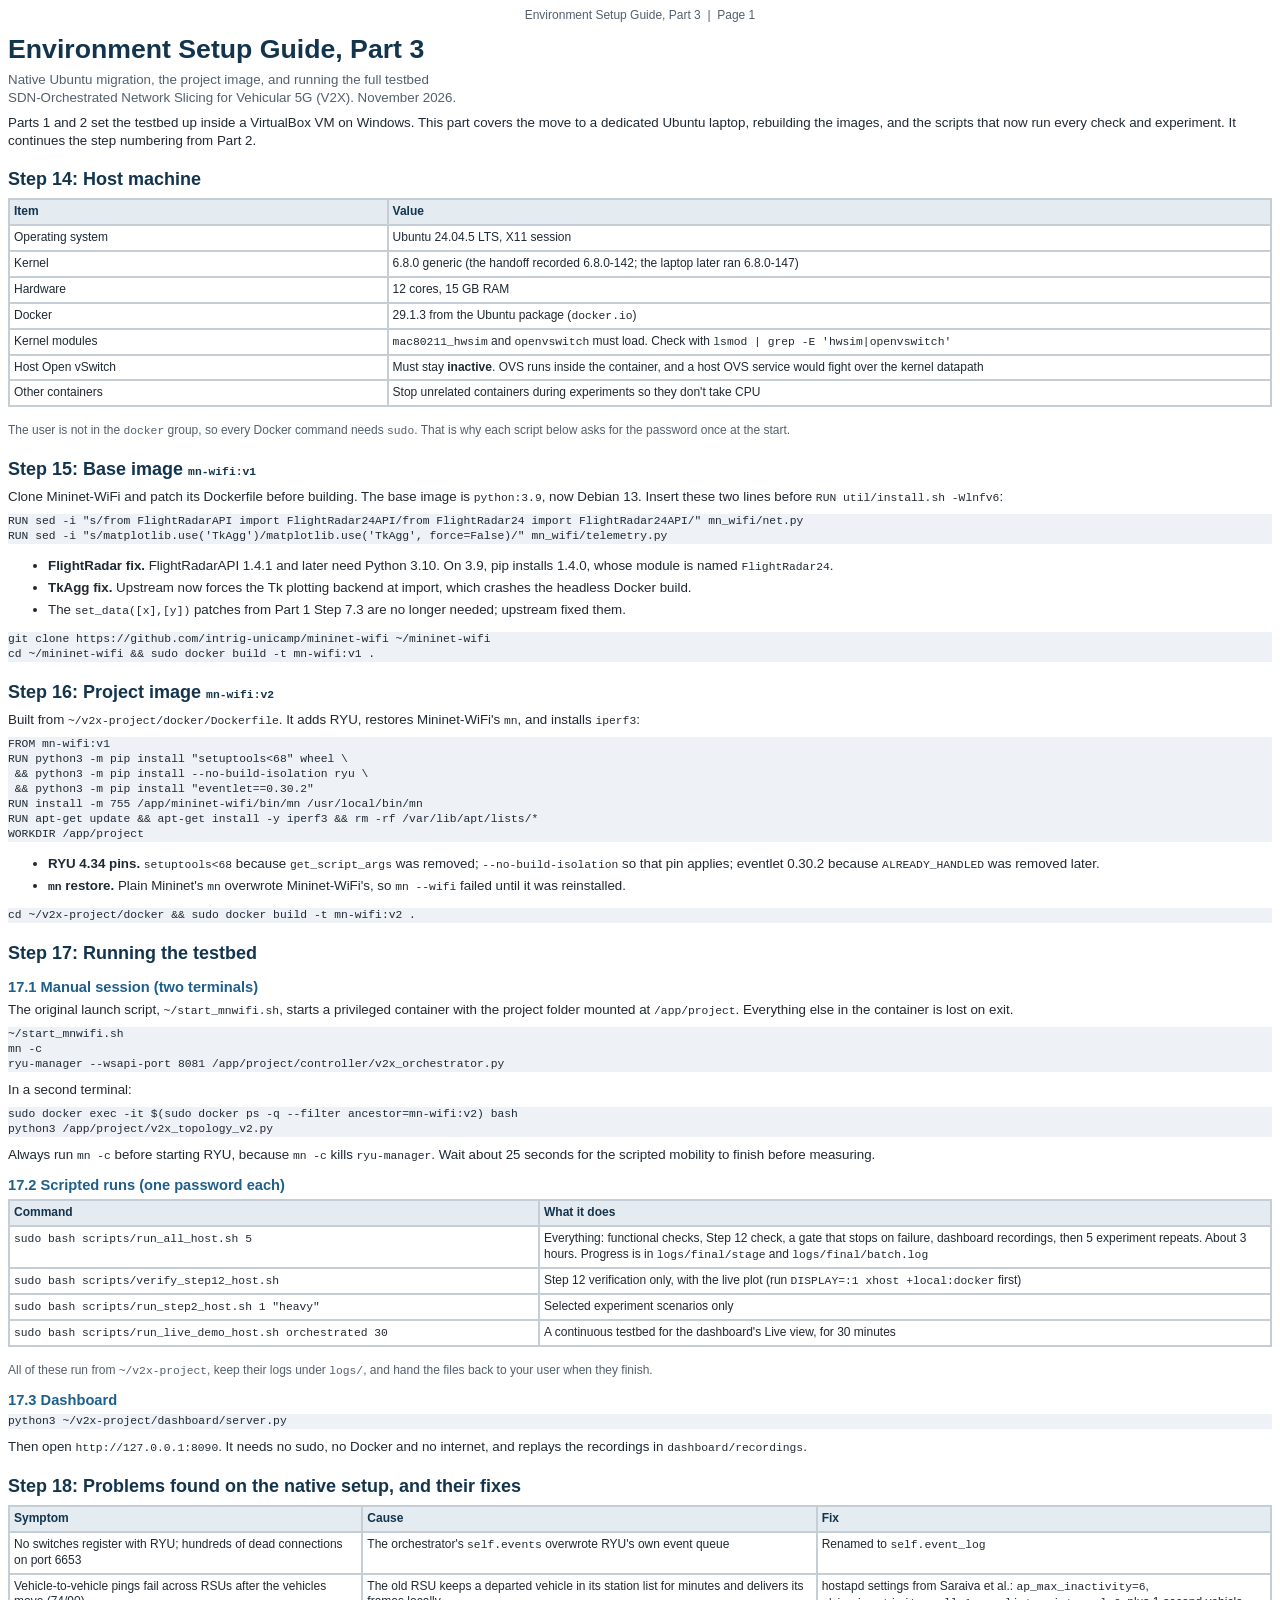
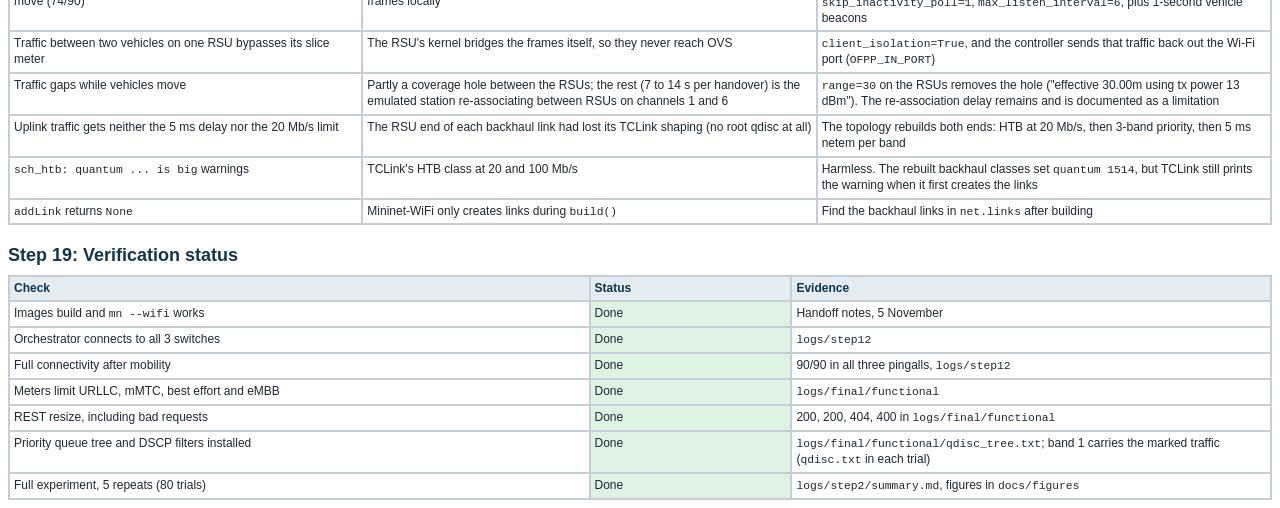
<file: docs/report_src/Environment_Setup_Guide_Part3.html>
<!DOCTYPE html>
<html lang="en">
<head>
<meta charset="utf-8">
<title>Environment Setup Guide, Part 3: Native Ubuntu</title>
<style>
@page { size: A4; margin: 20mm 18mm 18mm 18mm; }
body { font-family: "Liberation Sans", Arial, sans-serif; font-size: 10pt; line-height: 1.32; color: #1f2933; }
h1 { font-size: 20pt; color: #12344d; margin: 0 0 3pt 0; }
h2 { font-size: 13.5pt; color: #12344d; margin: 14pt 0 5pt 0; }
h3 { font-size: 11pt; color: #1f5f8b; margin: 9pt 0 3pt 0; }
p { margin: 0 0 6pt 0; }
li { margin: 0 0 3pt 0; }
th { font-size: 9pt; color: #12344d; text-align: left; }
td { font-size: 9pt; vertical-align: top; }
code { font-family: "Liberation Mono", monospace; font-size: 8.5pt; }
pre { font-family: "Liberation Mono", monospace; font-size: 8.5pt; background: #eef2f6; margin: 2pt 0 7pt 0; }
.sub { color: #52606d; }
.note { color: #52606d; font-size: 9pt; }
</style>
</head>
<body>
<div type="FOOTER"><p align="center" class="note">Environment Setup Guide, Part 3 &nbsp;|&nbsp; Page <sdfield type="PAGE" subtype="RANDOM" format="PAGE">1</sdfield></p></div>

<h1>Environment Setup Guide, Part 3</h1>
<p class="sub">Native Ubuntu migration, the project image, and running the full testbed<br>SDN-Orchestrated Network Slicing for Vehicular 5G (V2X). November 2026.</p>

<p>Parts 1 and 2 set the testbed up inside a VirtualBox VM on Windows. This part covers the move to a dedicated Ubuntu laptop, rebuilding the images, and the scripts that now run every check and experiment. It continues the step numbering from Part 2.</p>

<h2>Step 14: Host machine</h2>
<table width="100%" border="1" bordercolor="#c5ced6" cellpadding="4" cellspacing="0">
<tr bgcolor="#e4ebf1"><th width="30%">Item</th><th width="70%">Value</th></tr>
<tr><td>Operating system</td><td>Ubuntu 24.04.5 LTS, X11 session</td></tr>
<tr><td>Kernel</td><td>6.8.0 generic (the handoff recorded 6.8.0-142; the laptop later ran 6.8.0-147)</td></tr>
<tr><td>Hardware</td><td>12 cores, 15 GB RAM</td></tr>
<tr><td>Docker</td><td>29.1.3 from the Ubuntu package (<code>docker.io</code>)</td></tr>
<tr><td>Kernel modules</td><td><code>mac80211_hwsim</code> and <code>openvswitch</code> must load. Check with <code>lsmod | grep -E 'hwsim|openvswitch'</code></td></tr>
<tr><td>Host Open vSwitch</td><td>Must stay <b>inactive</b>. OVS runs inside the container, and a host OVS service would fight over the kernel datapath</td></tr>
<tr><td>Other containers</td><td>Stop unrelated containers during experiments so they don't take CPU</td></tr>
</table>
<p class="note"><br>The user is not in the <code>docker</code> group, so every Docker command needs <code>sudo</code>. That is why each script below asks for the password once at the start.</p>

<h2>Step 15: Base image <code>mn-wifi:v1</code></h2>
<p>Clone Mininet-WiFi and patch its Dockerfile before building. The base image is <code>python:3.9</code>, now Debian 13. Insert these two lines before <code>RUN util/install.sh -Wlnfv6</code>:</p>
<pre>RUN sed -i "s/from FlightRadarAPI import FlightRadar24API/from FlightRadar24 import FlightRadar24API/" mn_wifi/net.py
RUN sed -i "s/matplotlib.use('TkAgg')/matplotlib.use('TkAgg', force=False)/" mn_wifi/telemetry.py</pre>
<ul>
<li><b>FlightRadar fix.</b> FlightRadarAPI 1.4.1 and later need Python 3.10. On 3.9, pip installs 1.4.0, whose module is named <code>FlightRadar24</code>.</li>
<li><b>TkAgg fix.</b> Upstream now forces the Tk plotting backend at import, which crashes the headless Docker build.</li>
<li>The <code>set_data([x],[y])</code> patches from Part 1 Step 7.3 are no longer needed; upstream fixed them.</li>
</ul>
<pre>git clone https://github.com/intrig-unicamp/mininet-wifi ~/mininet-wifi
cd ~/mininet-wifi &amp;&amp; sudo docker build -t mn-wifi:v1 .</pre>

<h2>Step 16: Project image <code>mn-wifi:v2</code></h2>
<p>Built from <code>~/v2x-project/docker/Dockerfile</code>. It adds RYU, restores Mininet-WiFi's <code>mn</code>, and installs <code>iperf3</code>:</p>
<pre>FROM mn-wifi:v1
RUN python3 -m pip install "setuptools&lt;68" wheel \
 &amp;&amp; python3 -m pip install --no-build-isolation ryu \
 &amp;&amp; python3 -m pip install "eventlet==0.30.2"
RUN install -m 755 /app/mininet-wifi/bin/mn /usr/local/bin/mn
RUN apt-get update &amp;&amp; apt-get install -y iperf3 &amp;&amp; rm -rf /var/lib/apt/lists/*
WORKDIR /app/project</pre>
<ul>
<li><b>RYU 4.34 pins.</b> <code>setuptools&lt;68</code> because <code>get_script_args</code> was removed; <code>--no-build-isolation</code> so that pin applies; eventlet 0.30.2 because <code>ALREADY_HANDLED</code> was removed later.</li>
<li><b><code>mn</code> restore.</b> Plain Mininet's <code>mn</code> overwrote Mininet-WiFi's, so <code>mn --wifi</code> failed until it was reinstalled.</li>
</ul>
<pre>cd ~/v2x-project/docker &amp;&amp; sudo docker build -t mn-wifi:v2 .</pre>

<h2>Step 17: Running the testbed</h2>
<h3>17.1 Manual session (two terminals)</h3>
<p>The original launch script, <code>~/start_mnwifi.sh</code>, starts a privileged container with the project folder mounted at <code>/app/project</code>. Everything else in the container is lost on exit.</p>
<pre>~/start_mnwifi.sh
mn -c
ryu-manager --wsapi-port 8081 /app/project/controller/v2x_orchestrator.py</pre>
<p>In a second terminal:</p>
<pre>sudo docker exec -it $(sudo docker ps -q --filter ancestor=mn-wifi:v2) bash
python3 /app/project/v2x_topology_v2.py</pre>
<p>Always run <code>mn -c</code> before starting RYU, because <code>mn -c</code> kills <code>ryu-manager</code>. Wait about 25 seconds for the scripted mobility to finish before measuring.</p>

<h3>17.2 Scripted runs (one password each)</h3>
<table width="100%" border="1" bordercolor="#c5ced6" cellpadding="4" cellspacing="0">
<tr bgcolor="#e4ebf1"><th width="42%">Command</th><th width="58%">What it does</th></tr>
<tr><td><code>sudo bash scripts/run_all_host.sh 5</code></td><td>Everything: functional checks, Step 12 check, a gate that stops on failure, dashboard recordings, then 5 experiment repeats. About 3 hours. Progress is in <code>logs/final/stage</code> and <code>logs/final/batch.log</code></td></tr>
<tr><td><code>sudo bash scripts/verify_step12_host.sh</code></td><td>Step 12 verification only, with the live plot (run <code>DISPLAY=:1 xhost +local:docker</code> first)</td></tr>
<tr><td><code>sudo bash scripts/run_step2_host.sh 1 "heavy"</code></td><td>Selected experiment scenarios only</td></tr>
<tr><td><code>sudo bash scripts/run_live_demo_host.sh orchestrated 30</code></td><td>A continuous testbed for the dashboard's Live view, for 30 minutes</td></tr>
</table>
<p class="note"><br>All of these run from <code>~/v2x-project</code>, keep their logs under <code>logs/</code>, and hand the files back to your user when they finish.</p>

<h3>17.3 Dashboard</h3>
<pre>python3 ~/v2x-project/dashboard/server.py</pre>
<p>Then open <code>http://127.0.0.1:8090</code>. It needs no sudo, no Docker and no internet, and replays the recordings in <code>dashboard/recordings</code>.</p>

<h2>Step 18: Problems found on the native setup, and their fixes</h2>
<table width="100%" border="1" bordercolor="#c5ced6" cellpadding="4" cellspacing="0">
<tr bgcolor="#e4ebf1"><th width="28%">Symptom</th><th width="36%">Cause</th><th width="36%">Fix</th></tr>
<tr><td>No switches register with RYU; hundreds of dead connections on port 6653</td><td>The orchestrator's <code>self.events</code> overwrote RYU's own event queue</td><td>Renamed to <code>self.event_log</code></td></tr>
<tr><td>Vehicle-to-vehicle pings fail across RSUs after the vehicles move (74/90)</td><td>The old RSU keeps a departed vehicle in its station list for minutes and delivers its frames locally</td><td>hostapd settings from Saraiva et al.: <code>ap_max_inactivity=6</code>, <code>skip_inactivity_poll=1</code>, <code>max_listen_interval=6</code>, plus 1-second vehicle beacons</td></tr>
<tr><td>Traffic between two vehicles on one RSU bypasses its slice meter</td><td>The RSU's kernel bridges the frames itself, so they never reach OVS</td><td><code>client_isolation=True</code>, and the controller sends that traffic back out the Wi-Fi port (<code>OFPP_IN_PORT</code>)</td></tr>
<tr><td>Traffic gaps while vehicles move</td><td>Partly a coverage hole between the RSUs; the rest (7 to 14 s per handover) is the emulated station re-associating between RSUs on channels 1 and 6</td><td><code>range=30</code> on the RSUs removes the hole ("effective 30.00m using tx power 13 dBm"). The re-association delay remains and is documented as a limitation</td></tr>
<tr><td>Uplink traffic gets neither the 5 ms delay nor the 20 Mb/s limit</td><td>The RSU end of each backhaul link had lost its TCLink shaping (no root qdisc at all)</td><td>The topology rebuilds both ends: HTB at 20 Mb/s, then 3-band priority, then 5 ms netem per band</td></tr>
<tr><td><code>sch_htb: quantum ... is big</code> warnings</td><td>TCLink's HTB class at 20 and 100 Mb/s</td><td>Harmless. The rebuilt backhaul classes set <code>quantum 1514</code>, but TCLink still prints the warning when it first creates the links</td></tr>
<tr><td><code>addLink</code> returns <code>None</code></td><td>Mininet-WiFi only creates links during <code>build()</code></td><td>Find the backhaul links in <code>net.links</code> after building</td></tr>
</table>

<h2>Step 19: Verification status</h2>
<table width="100%" border="1" bordercolor="#c5ced6" cellpadding="4" cellspacing="0">
<tr bgcolor="#e4ebf1"><th width="46%">Check</th><th width="16%">Status</th><th width="38%">Evidence</th></tr>
<tr><td>Images build and <code>mn --wifi</code> works</td><td bgcolor="#dff3e4">Done</td><td>Handoff notes, 5 November</td></tr>
<tr><td>Orchestrator connects to all 3 switches</td><td bgcolor="#dff3e4">Done</td><td><code>logs/step12</code></td></tr>
<tr><td>Full connectivity after mobility</td><td bgcolor="#dff3e4">Done</td><td>90/90 in all three pingalls, <code>logs/step12</code></td></tr>
<tr><td>Meters limit URLLC, mMTC, best effort and eMBB</td><td bgcolor="#dff3e4">Done</td><td><code>logs/final/functional</code></td></tr>
<tr><td>REST resize, including bad requests</td><td bgcolor="#dff3e4">Done</td><td>200, 200, 404, 400 in <code>logs/final/functional</code></td></tr>
<tr><td>Priority queue tree and DSCP filters installed</td><td bgcolor="#dff3e4">Done</td><td><code>logs/final/functional/qdisc_tree.txt</code>; band 1 carries the marked traffic (<code>qdisc.txt</code> in each trial)</td></tr>
<tr><td>Full experiment, 5 repeats (80 trials)</td><td bgcolor="#dff3e4">Done</td><td><code>logs/step2/summary.md</code>, figures in <code>docs/figures</code></td></tr>
</table>
</body>
</html>
</file>
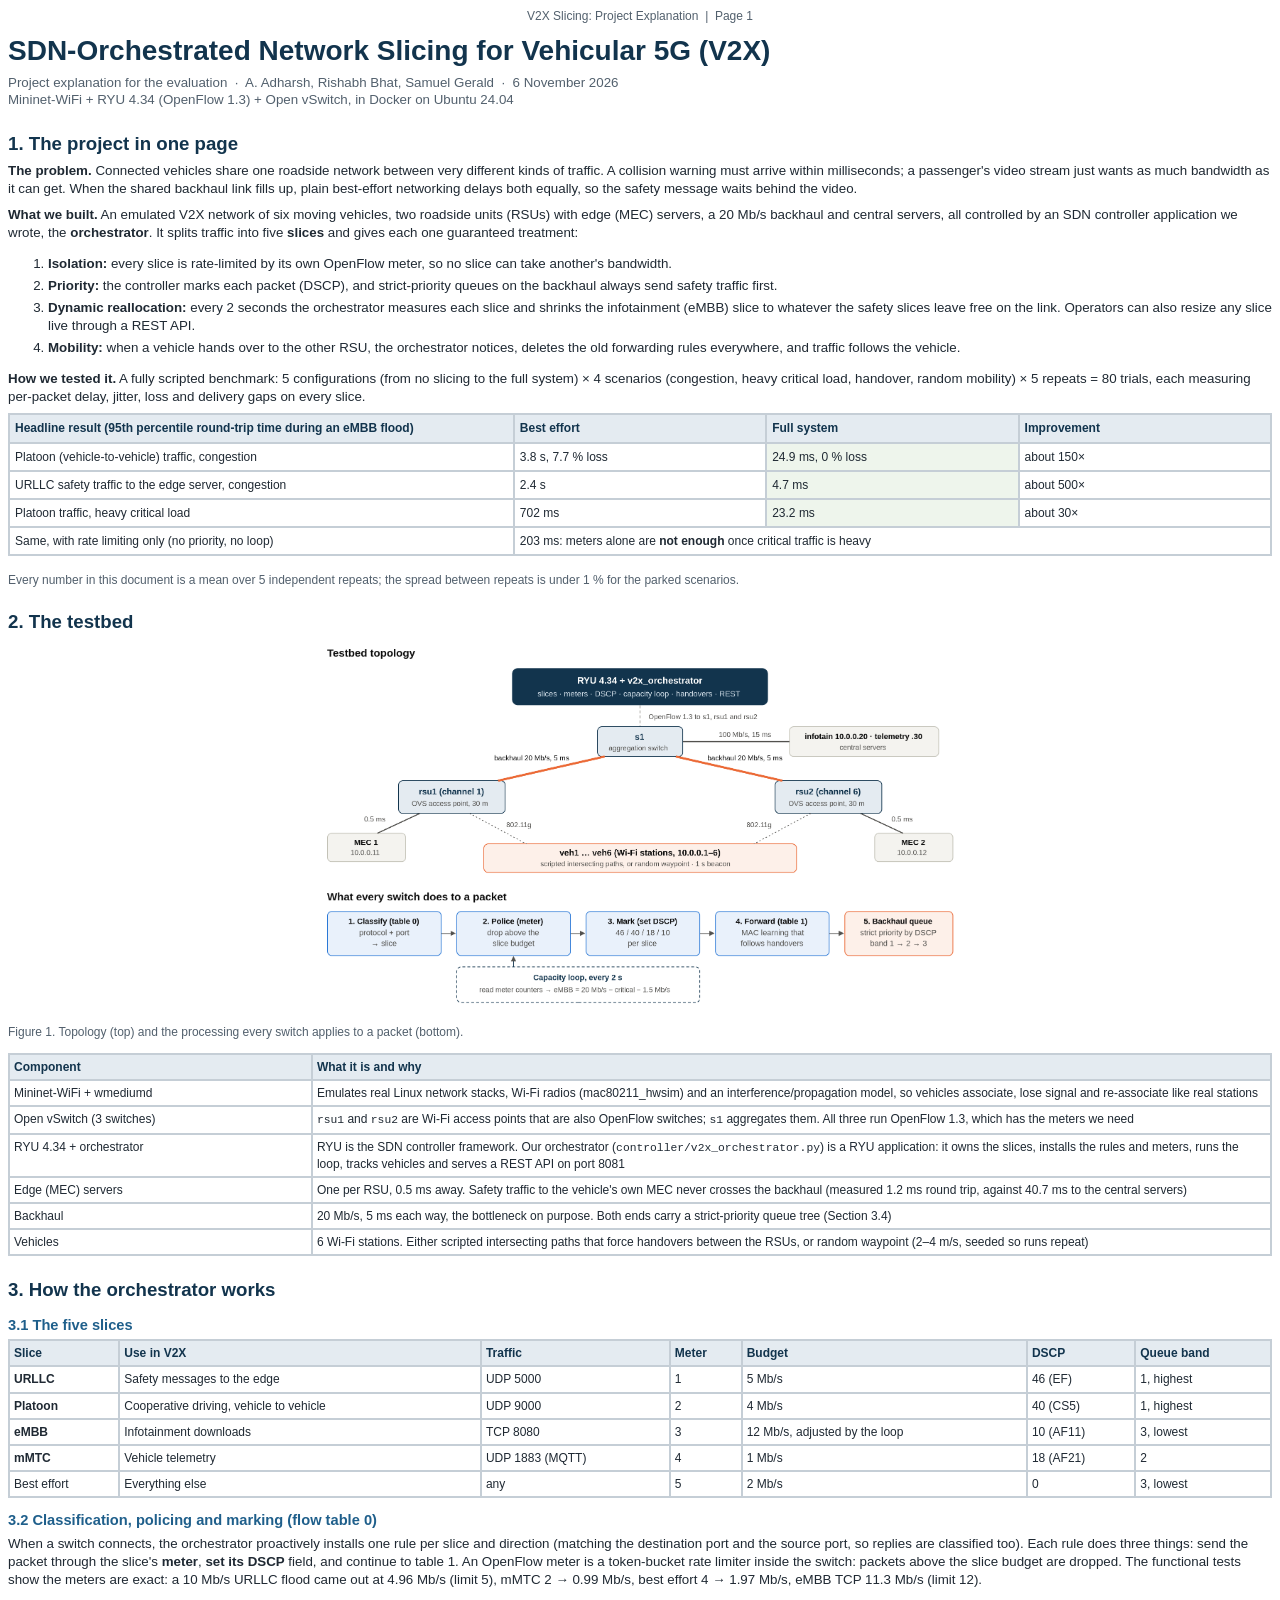
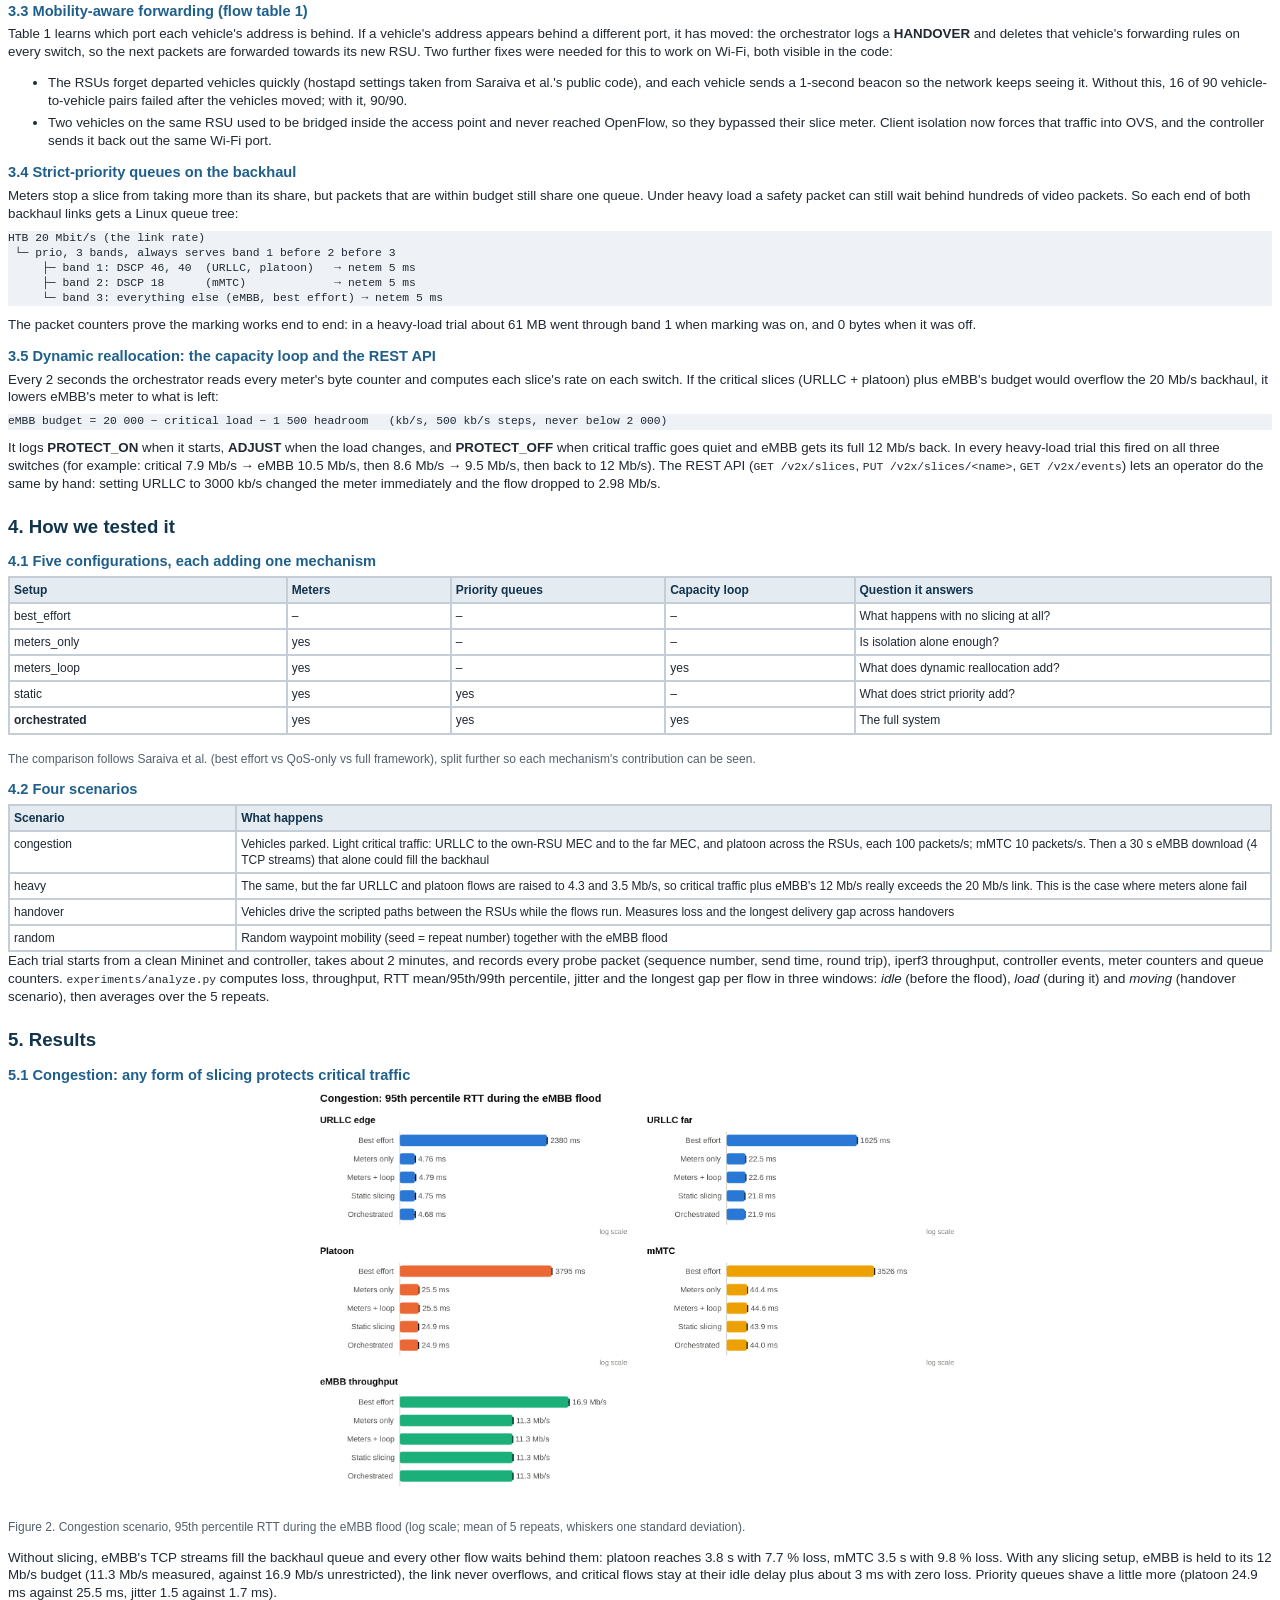
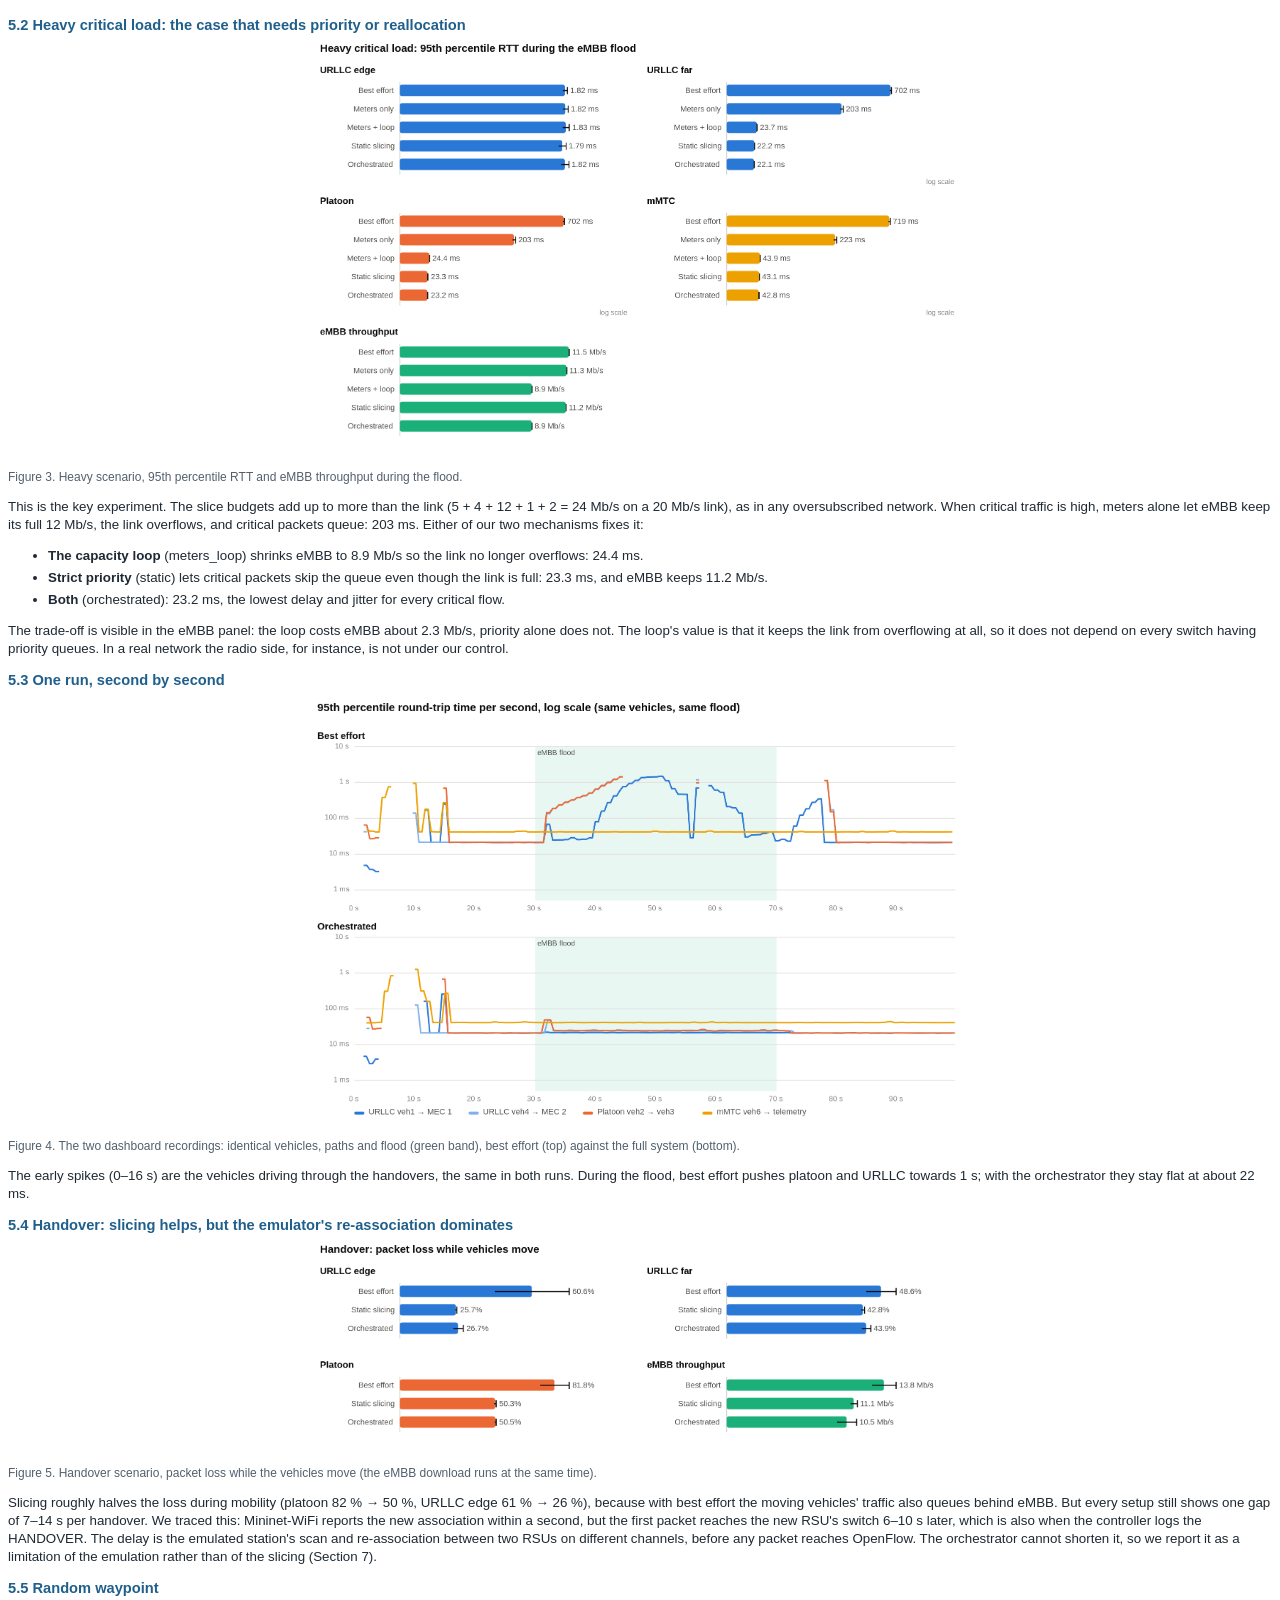
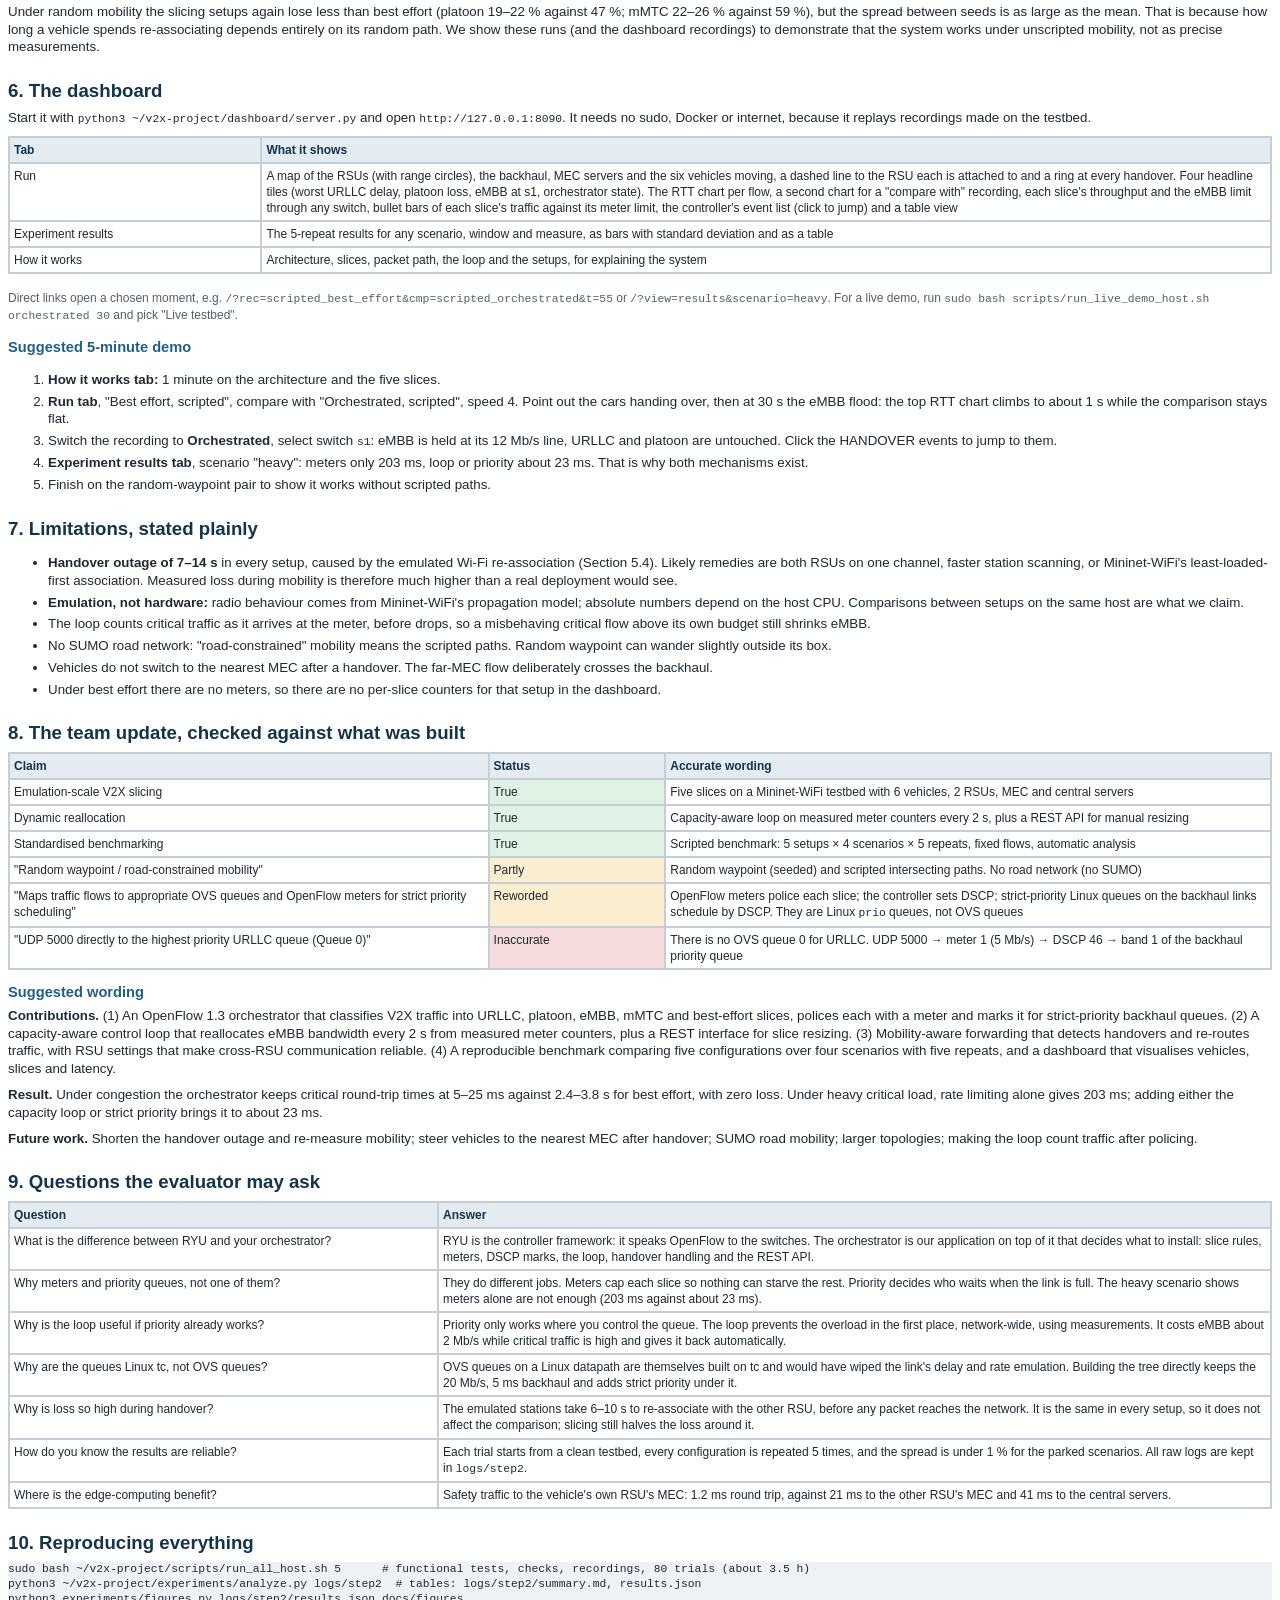
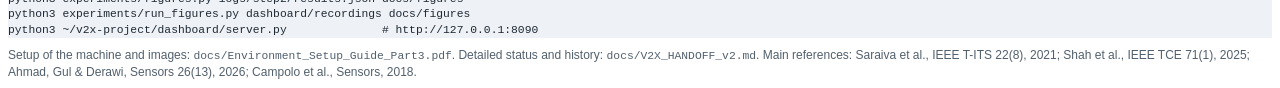
<file: docs/report_src/V2X_Evaluator_Explanation.html>
<!DOCTYPE html>
<html lang="en">
<head>
<meta charset="utf-8">
<title>V2X Slicing: Project Explanation for the Evaluation</title>
<style>
@page { size: A4; margin: 18mm 17mm 17mm 17mm; }
body { font-family: "Liberation Sans", Arial, sans-serif; font-size: 10pt; line-height: 1.34; color: #1f2933; }
h1, h2, h3 { font-family: "Liberation Sans", Arial, sans-serif; }
h1 { font-size: 21pt; color: #12344d; margin: 0 0 3pt 0; }
h2 { font-size: 14pt; color: #12344d; margin: 16pt 0 5pt 0; }
h3 { font-size: 11pt; color: #1f5f8b; margin: 10pt 0 3pt 0; }
p { margin: 0 0 6pt 0; }
li { margin: 0 0 3pt 0; }
th { font-size: 9pt; color: #12344d; text-align: left; }
td { font-size: 9pt; vertical-align: top; }
code { font-family: "Liberation Mono", monospace; font-size: 8.5pt; }
pre { font-family: "Liberation Mono", monospace; font-size: 8.5pt; background: #eef2f6; margin: 2pt 0 7pt 0; }
.sub { color: #52606d; font-size: 10pt; }
.note { color: #52606d; font-size: 9pt; }
.cap { color: #52606d; font-size: 9pt; margin: 2pt 0 10pt 0; }
.key { background: #eef5ec; }
</style>
</head>
<body>
<div type="FOOTER"><p align="center" class="note">V2X Slicing: Project Explanation &nbsp;|&nbsp; Page <sdfield type="PAGE" subtype="RANDOM" format="PAGE">1</sdfield></p></div>

<h1>SDN-Orchestrated Network Slicing for Vehicular 5G (V2X)</h1>
<p class="sub">Project explanation for the evaluation &nbsp;·&nbsp; A. Adharsh, Rishabh Bhat, Samuel Gerald &nbsp;·&nbsp; 6 November 2026<br>
Mininet-WiFi + RYU 4.34 (OpenFlow 1.3) + Open vSwitch, in Docker on Ubuntu 24.04</p>

<h2>1. The project in one page</h2>
<p><b>The problem.</b> Connected vehicles share one roadside network between very different kinds of traffic. A collision warning must arrive within milliseconds; a passenger's video stream just wants as much bandwidth as it can get. When the shared backhaul link fills up, plain best-effort networking delays both equally, so the safety message waits behind the video.</p>
<p><b>What we built.</b> An emulated V2X network of six moving vehicles, two roadside units (RSUs) with edge (MEC) servers, a 20 Mb/s backhaul and central servers, all controlled by an SDN controller application we wrote, the <b>orchestrator</b>. It splits traffic into five <b>slices</b> and gives each one guaranteed treatment:</p>
<ol>
<li><b>Isolation:</b> every slice is rate-limited by its own OpenFlow meter, so no slice can take another's bandwidth.</li>
<li><b>Priority:</b> the controller marks each packet (DSCP), and strict-priority queues on the backhaul always send safety traffic first.</li>
<li><b>Dynamic reallocation:</b> every 2 seconds the orchestrator measures each slice and shrinks the infotainment (eMBB) slice to whatever the safety slices leave free on the link. Operators can also resize any slice live through a REST API.</li>
<li><b>Mobility:</b> when a vehicle hands over to the other RSU, the orchestrator notices, deletes the old forwarding rules everywhere, and traffic follows the vehicle.</li>
</ol>
<p><b>How we tested it.</b> A fully scripted benchmark: 5 configurations (from no slicing to the full system) × 4 scenarios (congestion, heavy critical load, handover, random mobility) × 5 repeats = 80 trials, each measuring per-packet delay, jitter, loss and delivery gaps on every slice.</p>

<table width="100%" border="1" bordercolor="#c5ced6" cellpadding="5" cellspacing="0">
<tr bgcolor="#e4ebf1"><th width="40%">Headline result (95th percentile round-trip time during an eMBB flood)</th><th width="20%">Best effort</th><th width="20%">Full system</th><th width="20%">Improvement</th></tr>
<tr><td>Platoon (vehicle-to-vehicle) traffic, congestion</td><td>3.8 s, 7.7 % loss</td><td class="key">24.9 ms, 0 % loss</td><td>about 150×</td></tr>
<tr><td>URLLC safety traffic to the edge server, congestion</td><td>2.4 s</td><td class="key">4.7 ms</td><td>about 500×</td></tr>
<tr><td>Platoon traffic, heavy critical load</td><td>702 ms</td><td class="key">23.2 ms</td><td>about 30×</td></tr>
<tr><td>Same, with rate limiting only (no priority, no loop)</td><td colspan="3">203 ms: meters alone are <b>not enough</b> once critical traffic is heavy</td></tr>
</table>
<p class="note"><br>Every number in this document is a mean over 5 independent repeats; the spread between repeats is under 1 % for the parked scenarios.</p>

<h2>2. The testbed</h2>
<p align="center"><img src="../figures/architecture.png" width="640" height="370"></p>
<p class="cap">Figure 1. Topology (top) and the processing every switch applies to a packet (bottom).</p>
<table width="100%" border="1" bordercolor="#c5ced6" cellpadding="4" cellspacing="0">
<tr bgcolor="#e4ebf1"><th width="24%">Component</th><th width="76%">What it is and why</th></tr>
<tr><td>Mininet-WiFi + wmediumd</td><td>Emulates real Linux network stacks, Wi-Fi radios (mac80211_hwsim) and an interference/propagation model, so vehicles associate, lose signal and re-associate like real stations</td></tr>
<tr><td>Open vSwitch (3 switches)</td><td><code>rsu1</code> and <code>rsu2</code> are Wi-Fi access points that are also OpenFlow switches; <code>s1</code> aggregates them. All three run OpenFlow 1.3, which has the meters we need</td></tr>
<tr><td>RYU 4.34 + orchestrator</td><td>RYU is the SDN controller framework. Our orchestrator (<code>controller/v2x_orchestrator.py</code>) is a RYU application: it owns the slices, installs the rules and meters, runs the loop, tracks vehicles and serves a REST API on port 8081</td></tr>
<tr><td>Edge (MEC) servers</td><td>One per RSU, 0.5 ms away. Safety traffic to the vehicle's own MEC never crosses the backhaul (measured 1.2 ms round trip, against 40.7 ms to the central servers)</td></tr>
<tr><td>Backhaul</td><td>20 Mb/s, 5 ms each way, the bottleneck on purpose. Both ends carry a strict-priority queue tree (Section 3.4)</td></tr>
<tr><td>Vehicles</td><td>6 Wi-Fi stations. Either scripted intersecting paths that force handovers between the RSUs, or random waypoint (2–4 m/s, seeded so runs repeat)</td></tr>
</table>

<h2>3. How the orchestrator works</h2>
<h3>3.1 The five slices</h3>
<table width="100%" border="1" bordercolor="#c5ced6" cellpadding="4" cellspacing="0">
<tr bgcolor="#e4ebf1"><th>Slice</th><th>Use in V2X</th><th>Traffic</th><th>Meter</th><th>Budget</th><th>DSCP</th><th>Queue band</th></tr>
<tr><td><b>URLLC</b></td><td>Safety messages to the edge</td><td>UDP 5000</td><td>1</td><td>5 Mb/s</td><td>46 (EF)</td><td>1, highest</td></tr>
<tr><td><b>Platoon</b></td><td>Cooperative driving, vehicle to vehicle</td><td>UDP 9000</td><td>2</td><td>4 Mb/s</td><td>40 (CS5)</td><td>1, highest</td></tr>
<tr><td><b>eMBB</b></td><td>Infotainment downloads</td><td>TCP 8080</td><td>3</td><td>12 Mb/s, adjusted by the loop</td><td>10 (AF11)</td><td>3, lowest</td></tr>
<tr><td><b>mMTC</b></td><td>Vehicle telemetry</td><td>UDP 1883 (MQTT)</td><td>4</td><td>1 Mb/s</td><td>18 (AF21)</td><td>2</td></tr>
<tr><td>Best effort</td><td>Everything else</td><td>any</td><td>5</td><td>2 Mb/s</td><td>0</td><td>3, lowest</td></tr>
</table>
<h3>3.2 Classification, policing and marking (flow table 0)</h3>
<p>When a switch connects, the orchestrator proactively installs one rule per slice and direction (matching the destination port and the source port, so replies are classified too). Each rule does three things: send the packet through the slice's <b>meter</b>, <b>set its DSCP</b> field, and continue to table 1. An OpenFlow meter is a token-bucket rate limiter inside the switch: packets above the slice budget are dropped. The functional tests show the meters are exact: a 10 Mb/s URLLC flood came out at 4.96 Mb/s (limit 5), mMTC 2 → 0.99 Mb/s, best effort 4 → 1.97 Mb/s, eMBB TCP 11.3 Mb/s (limit 12).</p>
<h3>3.3 Mobility-aware forwarding (flow table 1)</h3>
<p>Table 1 learns which port each vehicle's address is behind. If a vehicle's address appears behind a different port, it has moved: the orchestrator logs a <b>HANDOVER</b> and deletes that vehicle's forwarding rules on every switch, so the next packets are forwarded towards its new RSU. Two further fixes were needed for this to work on Wi-Fi, both visible in the code:</p>
<ul>
<li>The RSUs forget departed vehicles quickly (hostapd settings taken from Saraiva et al.'s public code), and each vehicle sends a 1-second beacon so the network keeps seeing it. Without this, 16 of 90 vehicle-to-vehicle pairs failed after the vehicles moved; with it, 90/90.</li>
<li>Two vehicles on the same RSU used to be bridged inside the access point and never reached OpenFlow, so they bypassed their slice meter. Client isolation now forces that traffic into OVS, and the controller sends it back out the same Wi-Fi port.</li>
</ul>
<h3>3.4 Strict-priority queues on the backhaul</h3>
<p>Meters stop a slice from taking more than its share, but packets that are within budget still share one queue. Under heavy load a safety packet can still wait behind hundreds of video packets. So each end of both backhaul links gets a Linux queue tree:</p>
<pre>HTB 20 Mbit/s (the link rate)
 └─ prio, 3 bands, always serves band 1 before 2 before 3
     ├─ band 1: DSCP 46, 40  (URLLC, platoon)   → netem 5 ms
     ├─ band 2: DSCP 18      (mMTC)             → netem 5 ms
     └─ band 3: everything else (eMBB, best effort) → netem 5 ms</pre>
<p>The packet counters prove the marking works end to end: in a heavy-load trial about 61 MB went through band 1 when marking was on, and 0 bytes when it was off.</p>
<h3>3.5 Dynamic reallocation: the capacity loop and the REST API</h3>
<p>Every 2 seconds the orchestrator reads every meter's byte counter and computes each slice's rate on each switch. If the critical slices (URLLC + platoon) plus eMBB's budget would overflow the 20 Mb/s backhaul, it lowers eMBB's meter to what is left:</p>
<pre>eMBB budget = 20 000 − critical load − 1 500 headroom   (kb/s, 500 kb/s steps, never below 2 000)</pre>
<p>It logs <b>PROTECT_ON</b> when it starts, <b>ADJUST</b> when the load changes, and <b>PROTECT_OFF</b> when critical traffic goes quiet and eMBB gets its full 12 Mb/s back. In every heavy-load trial this fired on all three switches (for example: critical 7.9 Mb/s → eMBB 10.5 Mb/s, then 8.6 Mb/s → 9.5 Mb/s, then back to 12 Mb/s). The REST API (<code>GET /v2x/slices</code>, <code>PUT /v2x/slices/&lt;name&gt;</code>, <code>GET /v2x/events</code>) lets an operator do the same by hand: setting URLLC to 3000 kb/s changed the meter immediately and the flow dropped to 2.98 Mb/s.</p>

<h2>4. How we tested it</h2>
<h3>4.1 Five configurations, each adding one mechanism</h3>
<table width="100%" border="1" bordercolor="#c5ced6" cellpadding="4" cellspacing="0">
<tr bgcolor="#e4ebf1"><th width="22%">Setup</th><th width="13%">Meters</th><th width="17%">Priority queues</th><th width="15%">Capacity loop</th><th width="33%">Question it answers</th></tr>
<tr><td>best_effort</td><td>–</td><td>–</td><td>–</td><td>What happens with no slicing at all?</td></tr>
<tr><td>meters_only</td><td>yes</td><td>–</td><td>–</td><td>Is isolation alone enough?</td></tr>
<tr><td>meters_loop</td><td>yes</td><td>–</td><td>yes</td><td>What does dynamic reallocation add?</td></tr>
<tr><td>static</td><td>yes</td><td>yes</td><td>–</td><td>What does strict priority add?</td></tr>
<tr><td><b>orchestrated</b></td><td>yes</td><td>yes</td><td>yes</td><td>The full system</td></tr>
</table>
<p class="note"><br>The comparison follows Saraiva et al. (best effort vs QoS-only vs full framework), split further so each mechanism's contribution can be seen.</p>
<h3>4.2 Four scenarios</h3>
<table width="100%" border="1" bordercolor="#c5ced6" cellpadding="4" cellspacing="0">
<tr bgcolor="#e4ebf1"><th width="18%">Scenario</th><th width="82%">What happens</th></tr>
<tr><td>congestion</td><td>Vehicles parked. Light critical traffic: URLLC to the own-RSU MEC and to the far MEC, and platoon across the RSUs, each 100 packets/s; mMTC 10 packets/s. Then a 30 s eMBB download (4 TCP streams) that alone could fill the backhaul</td></tr>
<tr><td>heavy</td><td>The same, but the far URLLC and platoon flows are raised to 4.3 and 3.5 Mb/s, so critical traffic plus eMBB's 12 Mb/s really exceeds the 20 Mb/s link. This is the case where meters alone fail</td></tr>
<tr><td>handover</td><td>Vehicles drive the scripted paths between the RSUs while the flows run. Measures loss and the longest delivery gap across handovers</td></tr>
<tr><td>random</td><td>Random waypoint mobility (seed = repeat number) together with the eMBB flood</td></tr>
</table>
<p>Each trial starts from a clean Mininet and controller, takes about 2 minutes, and records every probe packet (sequence number, send time, round trip), iperf3 throughput, controller events, meter counters and queue counters. <code>experiments/analyze.py</code> computes loss, throughput, RTT mean/95th/99th percentile, jitter and the longest gap per flow in three windows: <i>idle</i> (before the flood), <i>load</i> (during it) and <i>moving</i> (handover scenario), then averages over the 5 repeats.</p>

<h2>5. Results</h2>
<h3>5.1 Congestion: any form of slicing protects critical traffic</h3>
<p align="center"><img src="../figures/congestion_load_rtt_p95.png" width="640" height="417"></p>
<p class="cap">Figure 2. Congestion scenario, 95th percentile RTT during the eMBB flood (log scale; mean of 5 repeats, whiskers one standard deviation).</p>
<p>Without slicing, eMBB's TCP streams fill the backhaul queue and every other flow waits behind them: platoon reaches 3.8 s with 7.7 % loss, mMTC 3.5 s with 9.8 % loss. With any slicing setup, eMBB is held to its 12 Mb/s budget (11.3 Mb/s measured, against 16.9 Mb/s unrestricted), the link never overflows, and critical flows stay at their idle delay plus about 3 ms with zero loss. Priority queues shave a little more (platoon 24.9 ms against 25.5 ms, jitter 1.5 against 1.7 ms).</p>

<h3>5.2 Heavy critical load: the case that needs priority or reallocation</h3>
<p align="center"><img src="../figures/heavy_load_rtt_p95.png" width="640" height="417"></p>
<p class="cap">Figure 3. Heavy scenario, 95th percentile RTT and eMBB throughput during the flood.</p>
<p>This is the key experiment. The slice budgets add up to more than the link (5 + 4 + 12 + 1 + 2 = 24 Mb/s on a 20 Mb/s link), as in any oversubscribed network. When critical traffic is high, meters alone let eMBB keep its full 12 Mb/s, the link overflows, and critical packets queue: 203 ms. Either of our two mechanisms fixes it:</p>
<ul>
<li><b>The capacity loop</b> (meters_loop) shrinks eMBB to 8.9 Mb/s so the link no longer overflows: 24.4 ms.</li>
<li><b>Strict priority</b> (static) lets critical packets skip the queue even though the link is full: 23.3 ms, and eMBB keeps 11.2 Mb/s.</li>
<li><b>Both</b> (orchestrated): 23.2 ms, the lowest delay and jitter for every critical flow.</li>
</ul>
<p>The trade-off is visible in the eMBB panel: the loop costs eMBB about 2.3 Mb/s, priority alone does not. The loop's value is that it keeps the link from overflowing at all, so it does not depend on every switch having priority queues. In a real network the radio side, for instance, is not under our control.</p>

<h3>5.3 One run, second by second</h3>
<p align="center"><img src="../figures/timeline_scripted_best_effort_vs_orchestrated.png" width="660" height="430"></p>
<p class="cap">Figure 4. The two dashboard recordings: identical vehicles, paths and flood (green band), best effort (top) against the full system (bottom).</p>
<p>The early spikes (0–16 s) are the vehicles driving through the handovers, the same in both runs. During the flood, best effort pushes platoon and URLLC towards 1 s; with the orchestrator they stay flat at about 22 ms.</p>

<h3>5.4 Handover: slicing helps, but the emulator's re-association dominates</h3>
<p align="center"><img src="../figures/handover_moving_loss_pct.png" width="640" height="212"></p>
<p class="cap">Figure 5. Handover scenario, packet loss while the vehicles move (the eMBB download runs at the same time).</p>
<p>Slicing roughly halves the loss during mobility (platoon 82 % → 50 %, URLLC edge 61 % → 26 %), because with best effort the moving vehicles' traffic also queues behind eMBB. But every setup still shows one gap of 7–14 s per handover. We traced this: Mininet-WiFi reports the new association within a second, but the first packet reaches the new RSU's switch 6–10 s later, which is also when the controller logs the HANDOVER. The delay is the emulated station's scan and re-association between two RSUs on different channels, before any packet reaches OpenFlow. The orchestrator cannot shorten it, so we report it as a limitation of the emulation rather than of the slicing (Section 7).</p>

<h3>5.5 Random waypoint</h3>
<p>Under random mobility the slicing setups again lose less than best effort (platoon 19–22 % against 47 %; mMTC 22–26 % against 59 %), but the spread between seeds is as large as the mean. That is because how long a vehicle spends re-associating depends entirely on its random path. We show these runs (and the dashboard recordings) to demonstrate that the system works under unscripted mobility, not as precise measurements.</p>

<h2>6. The dashboard</h2>
<p>Start it with <code>python3 ~/v2x-project/dashboard/server.py</code> and open <code>http://127.0.0.1:8090</code>. It needs no sudo, Docker or internet, because it replays recordings made on the testbed.</p>
<table width="100%" border="1" bordercolor="#c5ced6" cellpadding="4" cellspacing="0">
<tr bgcolor="#e4ebf1"><th width="20%">Tab</th><th width="80%">What it shows</th></tr>
<tr><td>Run</td><td>A map of the RSUs (with range circles), the backhaul, MEC servers and the six vehicles moving, a dashed line to the RSU each is attached to and a ring at every handover. Four headline tiles (worst URLLC delay, platoon loss, eMBB at s1, orchestrator state). The RTT chart per flow, a second chart for a "compare with" recording, each slice's throughput and the eMBB limit through any switch, bullet bars of each slice's traffic against its meter limit, the controller's event list (click to jump) and a table view</td></tr>
<tr><td>Experiment results</td><td>The 5-repeat results for any scenario, window and measure, as bars with standard deviation and as a table</td></tr>
<tr><td>How it works</td><td>Architecture, slices, packet path, the loop and the setups, for explaining the system</td></tr>
</table>
<p class="note"><br>Direct links open a chosen moment, e.g. <code>/?rec=scripted_best_effort&amp;cmp=scripted_orchestrated&amp;t=55</code> or <code>/?view=results&amp;scenario=heavy</code>. For a live demo, run <code>sudo bash scripts/run_live_demo_host.sh orchestrated 30</code> and pick "Live testbed".</p>
<h3>Suggested 5-minute demo</h3>
<ol>
<li><b>How it works tab:</b> 1 minute on the architecture and the five slices.</li>
<li><b>Run tab</b>, "Best effort, scripted", compare with "Orchestrated, scripted", speed 4. Point out the cars handing over, then at 30 s the eMBB flood: the top RTT chart climbs to about 1 s while the comparison stays flat.</li>
<li>Switch the recording to <b>Orchestrated</b>, select switch <code>s1</code>: eMBB is held at its 12 Mb/s line, URLLC and platoon are untouched. Click the HANDOVER events to jump to them.</li>
<li><b>Experiment results tab</b>, scenario "heavy": meters only 203 ms, loop or priority about 23 ms. That is why both mechanisms exist.</li>
<li>Finish on the random-waypoint pair to show it works without scripted paths.</li>
</ol>

<h2>7. Limitations, stated plainly</h2>
<ul>
<li><b>Handover outage of 7–14 s</b> in every setup, caused by the emulated Wi-Fi re-association (Section 5.4). Likely remedies are both RSUs on one channel, faster station scanning, or Mininet-WiFi's least-loaded-first association. Measured loss during mobility is therefore much higher than a real deployment would see.</li>
<li><b>Emulation, not hardware:</b> radio behaviour comes from Mininet-WiFi's propagation model; absolute numbers depend on the host CPU. Comparisons between setups on the same host are what we claim.</li>
<li>The loop counts critical traffic as it arrives at the meter, before drops, so a misbehaving critical flow above its own budget still shrinks eMBB.</li>
<li>No SUMO road network: "road-constrained" mobility means the scripted paths. Random waypoint can wander slightly outside its box.</li>
<li>Vehicles do not switch to the nearest MEC after a handover. The far-MEC flow deliberately crosses the backhaul.</li>
<li>Under best effort there are no meters, so there are no per-slice counters for that setup in the dashboard.</li>
</ul>

<h2>8. The team update, checked against what was built</h2>
<table width="100%" border="1" bordercolor="#c5ced6" cellpadding="4" cellspacing="0">
<tr bgcolor="#e4ebf1"><th width="38%">Claim</th><th width="14%">Status</th><th width="48%">Accurate wording</th></tr>
<tr><td>Emulation-scale V2X slicing</td><td bgcolor="#dff3e4">True</td><td>Five slices on a Mininet-WiFi testbed with 6 vehicles, 2 RSUs, MEC and central servers</td></tr>
<tr><td>Dynamic reallocation</td><td bgcolor="#dff3e4">True</td><td>Capacity-aware loop on measured meter counters every 2 s, plus a REST API for manual resizing</td></tr>
<tr><td>Standardised benchmarking</td><td bgcolor="#dff3e4">True</td><td>Scripted benchmark: 5 setups × 4 scenarios × 5 repeats, fixed flows, automatic analysis</td></tr>
<tr><td>"Random waypoint / road-constrained mobility"</td><td bgcolor="#fbeed0">Partly</td><td>Random waypoint (seeded) and scripted intersecting paths. No road network (no SUMO)</td></tr>
<tr><td>"Maps traffic flows to appropriate OVS queues and OpenFlow meters for strict priority scheduling"</td><td bgcolor="#fbeed0">Reworded</td><td>OpenFlow meters police each slice; the controller sets DSCP; strict-priority Linux queues on the backhaul links schedule by DSCP. They are Linux <code>prio</code> queues, not OVS queues</td></tr>
<tr><td>"UDP 5000 directly to the highest priority URLLC queue (Queue 0)"</td><td bgcolor="#f6dcdc">Inaccurate</td><td>There is no OVS queue 0 for URLLC. UDP 5000 → meter 1 (5 Mb/s) → DSCP 46 → band 1 of the backhaul priority queue</td></tr>
</table>
<h3>Suggested wording</h3>
<p><b>Contributions.</b> (1) An OpenFlow 1.3 orchestrator that classifies V2X traffic into URLLC, platoon, eMBB, mMTC and best-effort slices, polices each with a meter and marks it for strict-priority backhaul queues. (2) A capacity-aware control loop that reallocates eMBB bandwidth every 2 s from measured meter counters, plus a REST interface for slice resizing. (3) Mobility-aware forwarding that detects handovers and re-routes traffic, with RSU settings that make cross-RSU communication reliable. (4) A reproducible benchmark comparing five configurations over four scenarios with five repeats, and a dashboard that visualises vehicles, slices and latency.</p>
<p><b>Result.</b> Under congestion the orchestrator keeps critical round-trip times at 5–25 ms against 2.4–3.8 s for best effort, with zero loss. Under heavy critical load, rate limiting alone gives 203 ms; adding either the capacity loop or strict priority brings it to about 23 ms.</p>
<p><b>Future work.</b> Shorten the handover outage and re-measure mobility; steer vehicles to the nearest MEC after handover; SUMO road mobility; larger topologies; making the loop count traffic after policing.</p>

<h2>9. Questions the evaluator may ask</h2>
<table width="100%" border="1" bordercolor="#c5ced6" cellpadding="4" cellspacing="0">
<tr bgcolor="#e4ebf1"><th width="34%">Question</th><th width="66%">Answer</th></tr>
<tr><td>What is the difference between RYU and your orchestrator?</td><td>RYU is the controller framework: it speaks OpenFlow to the switches. The orchestrator is our application on top of it that decides what to install: slice rules, meters, DSCP marks, the loop, handover handling and the REST API.</td></tr>
<tr><td>Why meters and priority queues, not one of them?</td><td>They do different jobs. Meters cap each slice so nothing can starve the rest. Priority decides who waits when the link is full. The heavy scenario shows meters alone are not enough (203 ms against about 23 ms).</td></tr>
<tr><td>Why is the loop useful if priority already works?</td><td>Priority only works where you control the queue. The loop prevents the overload in the first place, network-wide, using measurements. It costs eMBB about 2 Mb/s while critical traffic is high and gives it back automatically.</td></tr>
<tr><td>Why are the queues Linux tc, not OVS queues?</td><td>OVS queues on a Linux datapath are themselves built on tc and would have wiped the link's delay and rate emulation. Building the tree directly keeps the 20 Mb/s, 5 ms backhaul and adds strict priority under it.</td></tr>
<tr><td>Why is loss so high during handover?</td><td>The emulated stations take 6–10 s to re-associate with the other RSU, before any packet reaches the network. It is the same in every setup, so it does not affect the comparison; slicing still halves the loss around it.</td></tr>
<tr><td>How do you know the results are reliable?</td><td>Each trial starts from a clean testbed, every configuration is repeated 5 times, and the spread is under 1 % for the parked scenarios. All raw logs are kept in <code>logs/step2</code>.</td></tr>
<tr><td>Where is the edge-computing benefit?</td><td>Safety traffic to the vehicle's own RSU's MEC: 1.2 ms round trip, against 21 ms to the other RSU's MEC and 41 ms to the central servers.</td></tr>
</table>

<h2>10. Reproducing everything</h2>
<pre>sudo bash ~/v2x-project/scripts/run_all_host.sh 5      # functional tests, checks, recordings, 80 trials (about 3.5 h)
python3 ~/v2x-project/experiments/analyze.py logs/step2  # tables: logs/step2/summary.md, results.json
python3 experiments/figures.py logs/step2/results.json docs/figures
python3 experiments/run_figures.py dashboard/recordings docs/figures
python3 ~/v2x-project/dashboard/server.py              # http://127.0.0.1:8090</pre>
<p class="note">Setup of the machine and images: <code>docs/Environment_Setup_Guide_Part3.pdf</code>. Detailed status and history: <code>docs/V2X_HANDOFF_v2.md</code>. Main references: Saraiva et al., IEEE T-ITS 22(8), 2021; Shah et al., IEEE TCE 71(1), 2025; Ahmad, Gul &amp; Derawi, Sensors 26(13), 2026; Campolo et al., Sensors, 2018.</p>
</body>
</html>
</file>
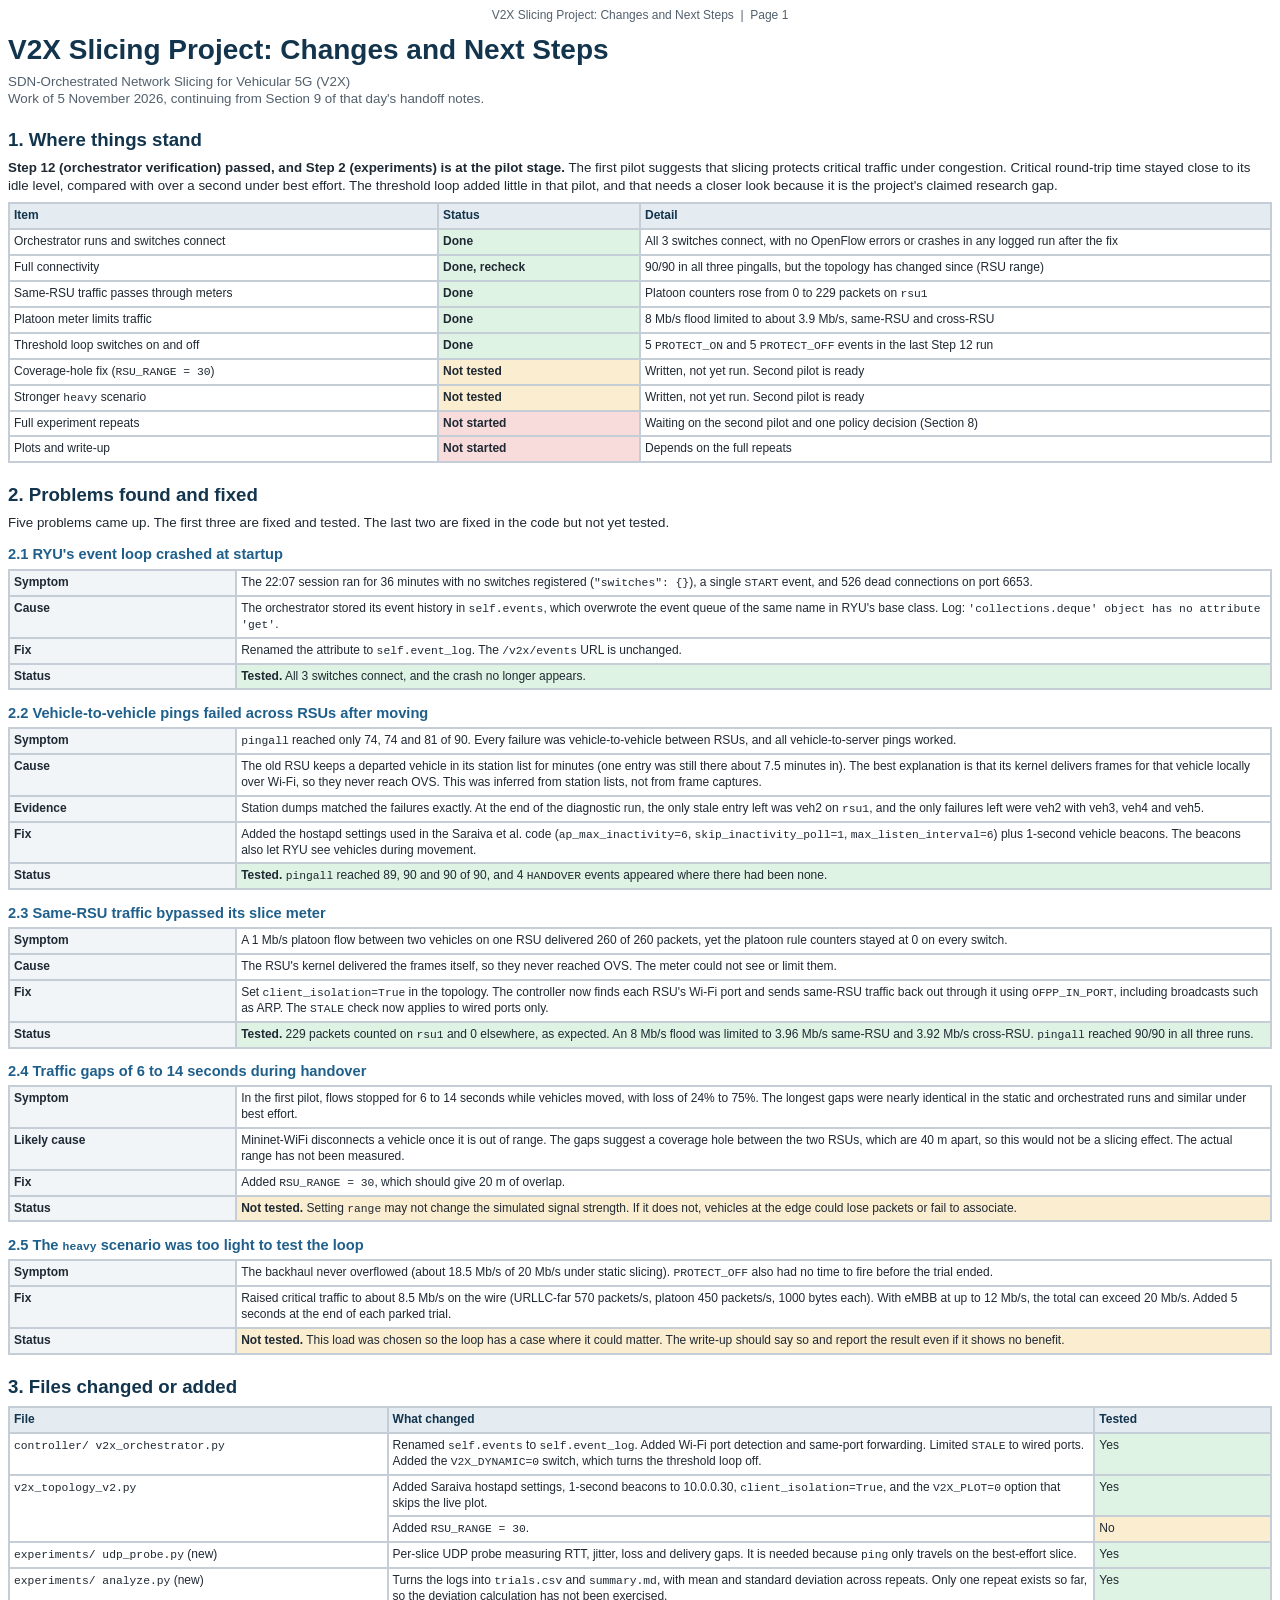
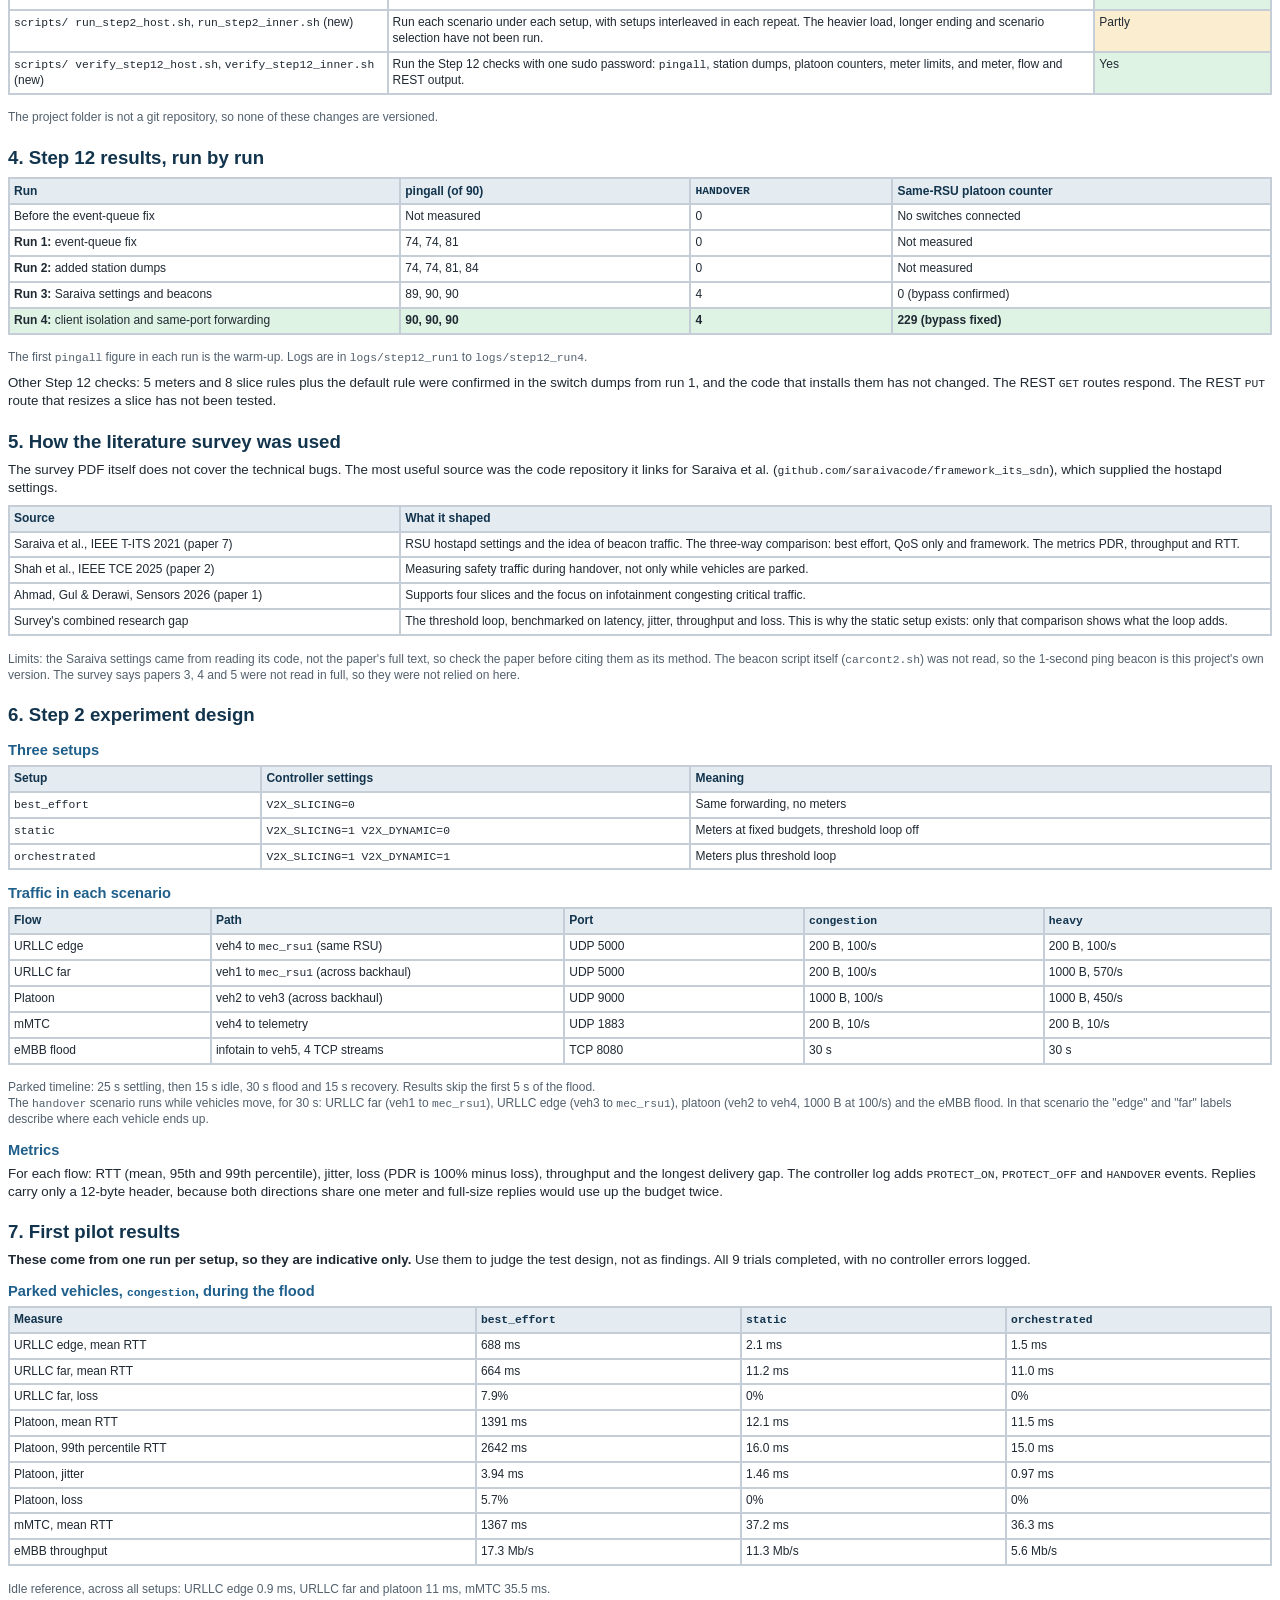
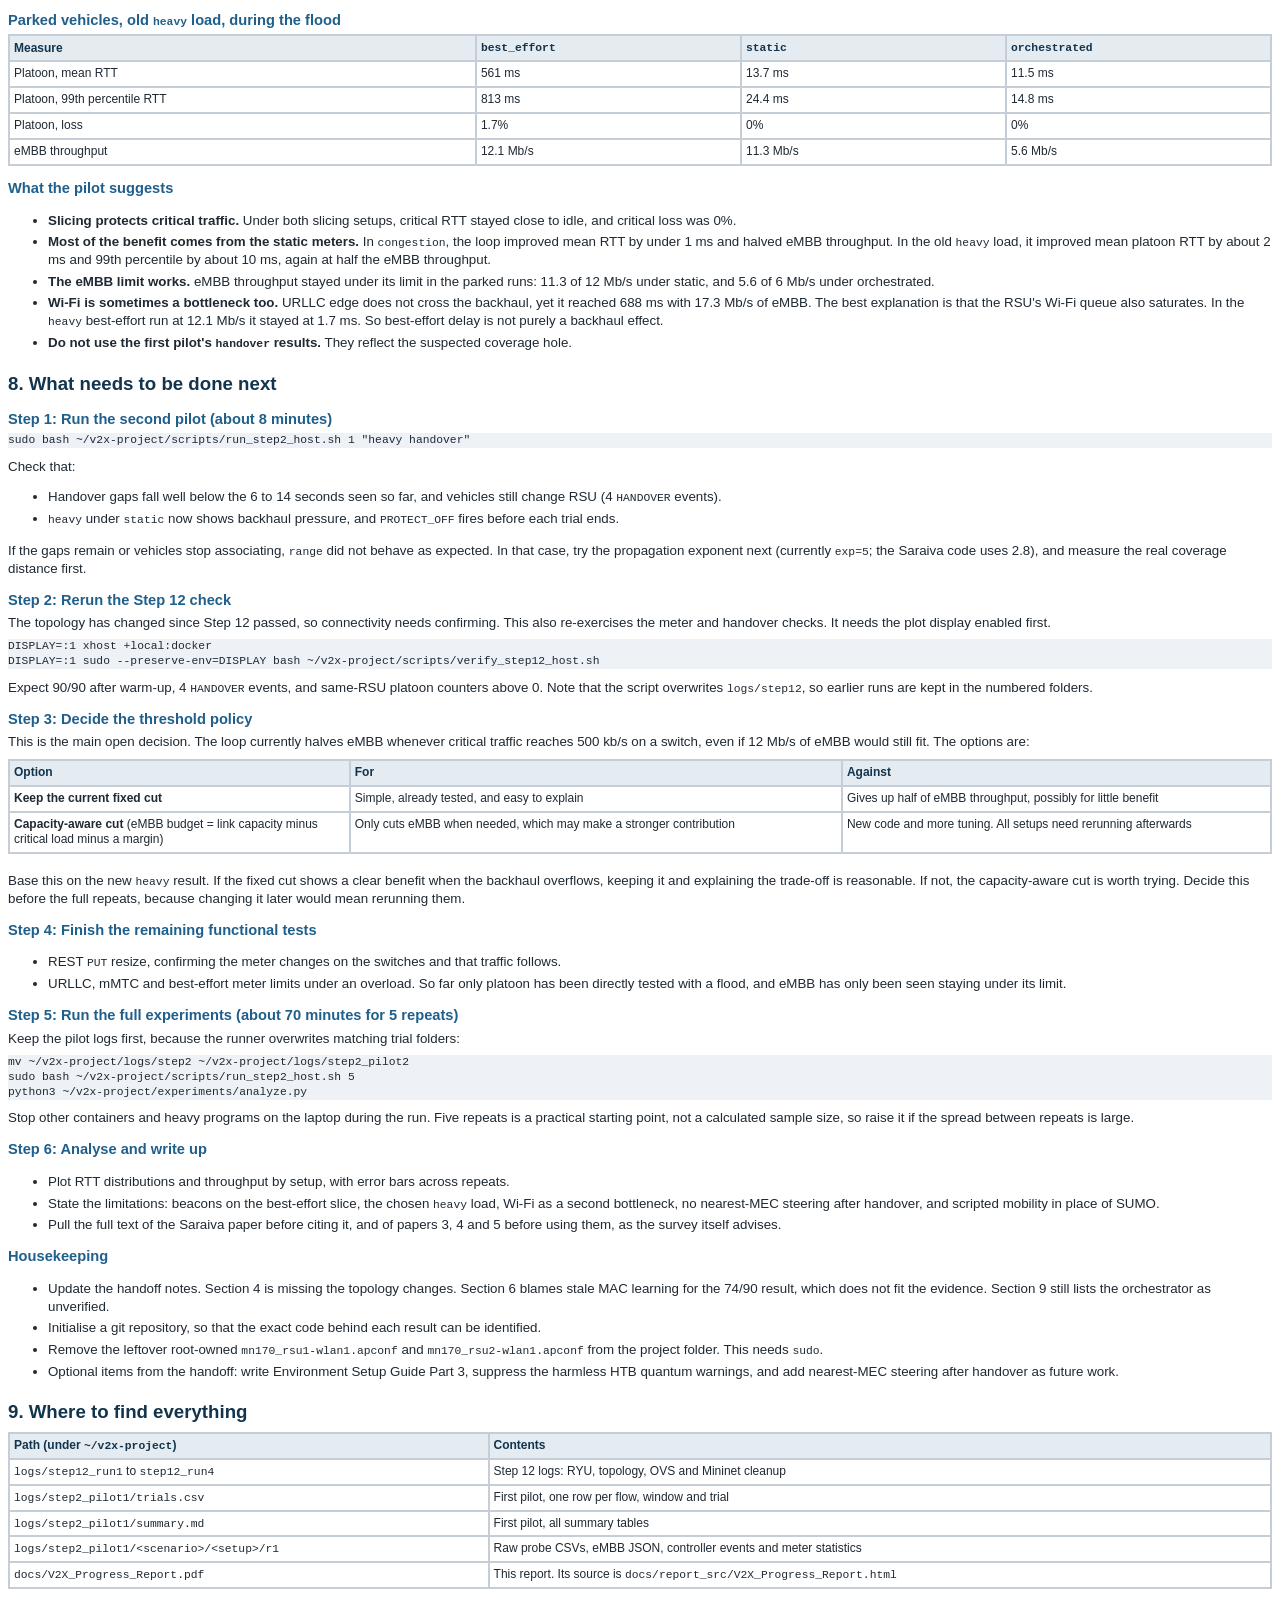
<file: docs/report_src/V2X_Progress_Report.html>
<!DOCTYPE html>
<html lang="en">
<head>
<meta charset="utf-8">
<title>V2X Slicing Project: Changes and Next Steps</title>
<style>
@page { size: A4; margin: 20mm 18mm 18mm 18mm; }
body { font-family: "Liberation Sans", Arial, sans-serif; font-size: 10pt; line-height: 1.32; color: #1f2933; }
h1 { font-size: 21pt; color: #12344d; margin: 0 0 3pt 0; }
h2 { font-size: 14pt; color: #12344d; margin: 15pt 0 5pt 0; }
h3 { font-size: 11pt; color: #1f5f8b; margin: 10pt 0 3pt 0; }
p { margin: 0 0 6pt 0; }
li { margin: 0 0 3pt 0; }
th { font-size: 9pt; color: #12344d; text-align: left; }
td { font-size: 9pt; vertical-align: top; }
code { font-family: "Liberation Mono", monospace; font-size: 8.5pt; }
pre { font-family: "Liberation Mono", monospace; font-size: 8.5pt; background: #eef2f6; margin: 2pt 0 7pt 0; }
.sub { color: #52606d; font-size: 10pt; }
.note { color: #52606d; font-size: 9pt; }
</style>
</head>
<body>

<div type="FOOTER"><p align="center" class="note">V2X Slicing Project: Changes and Next Steps &nbsp;|&nbsp; Page <sdfield type="PAGE" subtype="RANDOM" format="PAGE">1</sdfield></p></div>

<h1>V2X Slicing Project: Changes and Next Steps</h1>
<p class="sub">SDN-Orchestrated Network Slicing for Vehicular 5G (V2X)<br>Work of 5 November 2026, continuing from Section 9 of that day's handoff notes.</p>

<h2>1. Where things stand</h2>
<p><b>Step 12 (orchestrator verification) passed, and Step 2 (experiments) is at the pilot stage.</b> The first pilot suggests that slicing protects critical traffic under congestion. Critical round-trip time stayed close to its idle level, compared with over a second under best effort. The threshold loop added little in that pilot, and that needs a closer look because it is the project's claimed research gap.</p>

<table width="100%" border="1" bordercolor="#c5ced6" cellpadding="4" cellspacing="0">
<tr bgcolor="#e4ebf1"><th width="34%">Item</th><th width="16%">Status</th><th width="50%">Detail</th></tr>
<tr><td>Orchestrator runs and switches connect</td><td bgcolor="#dff3e4"><b>Done</b></td><td>All 3 switches connect, with no OpenFlow errors or crashes in any logged run after the fix</td></tr>
<tr><td>Full connectivity</td><td bgcolor="#dff3e4"><b>Done, recheck</b></td><td>90/90 in all three pingalls, but the topology has changed since (RSU range)</td></tr>
<tr><td>Same-RSU traffic passes through meters</td><td bgcolor="#dff3e4"><b>Done</b></td><td>Platoon counters rose from 0 to 229 packets on <code>rsu1</code></td></tr>
<tr><td>Platoon meter limits traffic</td><td bgcolor="#dff3e4"><b>Done</b></td><td>8 Mb/s flood limited to about 3.9 Mb/s, same-RSU and cross-RSU</td></tr>
<tr><td>Threshold loop switches on and off</td><td bgcolor="#dff3e4"><b>Done</b></td><td>5 <code>PROTECT_ON</code> and 5 <code>PROTECT_OFF</code> events in the last Step 12 run</td></tr>
<tr><td>Coverage-hole fix (<code>RSU_RANGE = 30</code>)</td><td bgcolor="#fbeed0"><b>Not tested</b></td><td>Written, not yet run. Second pilot is ready</td></tr>
<tr><td>Stronger <code>heavy</code> scenario</td><td bgcolor="#fbeed0"><b>Not tested</b></td><td>Written, not yet run. Second pilot is ready</td></tr>
<tr><td>Full experiment repeats</td><td bgcolor="#f8dcdc"><b>Not started</b></td><td>Waiting on the second pilot and one policy decision (Section 8)</td></tr>
<tr><td>Plots and write-up</td><td bgcolor="#f8dcdc"><b>Not started</b></td><td>Depends on the full repeats</td></tr>
</table>

<h2>2. Problems found and fixed</h2>
<p>Five problems came up. The first three are fixed and tested. The last two are fixed in the code but not yet tested.</p>

<h3>2.1 RYU's event loop crashed at startup</h3>
<table width="100%" border="1" bordercolor="#c5ced6" cellpadding="4" cellspacing="0">
<tr><td width="18%" bgcolor="#f2f5f8"><b>Symptom</b></td><td>The 22:07 session ran for 36 minutes with no switches registered (<code>"switches": {}</code>), a single <code>START</code> event, and 526 dead connections on port 6653.</td></tr>
<tr><td bgcolor="#f2f5f8"><b>Cause</b></td><td>The orchestrator stored its event history in <code>self.events</code>, which overwrote the event queue of the same name in RYU's base class. Log: <code>'collections.deque' object has no attribute 'get'</code>.</td></tr>
<tr><td bgcolor="#f2f5f8"><b>Fix</b></td><td>Renamed the attribute to <code>self.event_log</code>. The <code>/v2x/events</code> URL is unchanged.</td></tr>
<tr><td bgcolor="#f2f5f8"><b>Status</b></td><td bgcolor="#dff3e4"><b>Tested.</b> All 3 switches connect, and the crash no longer appears.</td></tr>
</table>

<h3>2.2 Vehicle-to-vehicle pings failed across RSUs after moving</h3>
<table width="100%" border="1" bordercolor="#c5ced6" cellpadding="4" cellspacing="0">
<tr><td width="18%" bgcolor="#f2f5f8"><b>Symptom</b></td><td><code>pingall</code> reached only 74, 74 and 81 of 90. Every failure was vehicle-to-vehicle between RSUs, and all vehicle-to-server pings worked.</td></tr>
<tr><td bgcolor="#f2f5f8"><b>Cause</b></td><td>The old RSU keeps a departed vehicle in its station list for minutes (one entry was still there about 7.5 minutes in). The best explanation is that its kernel delivers frames for that vehicle locally over Wi-Fi, so they never reach OVS. This was inferred from station lists, not from frame captures.</td></tr>
<tr><td bgcolor="#f2f5f8"><b>Evidence</b></td><td>Station dumps matched the failures exactly. At the end of the diagnostic run, the only stale entry left was veh2 on <code>rsu1</code>, and the only failures left were veh2 with veh3, veh4 and veh5.</td></tr>
<tr><td bgcolor="#f2f5f8"><b>Fix</b></td><td>Added the hostapd settings used in the Saraiva et al. code (<code>ap_max_inactivity=6</code>, <code>skip_inactivity_poll=1</code>, <code>max_listen_interval=6</code>) plus 1-second vehicle beacons. The beacons also let RYU see vehicles during movement.</td></tr>
<tr><td bgcolor="#f2f5f8"><b>Status</b></td><td bgcolor="#dff3e4"><b>Tested.</b> <code>pingall</code> reached 89, 90 and 90 of 90, and 4 <code>HANDOVER</code> events appeared where there had been none.</td></tr>
</table>

<h3>2.3 Same-RSU traffic bypassed its slice meter</h3>
<table width="100%" border="1" bordercolor="#c5ced6" cellpadding="4" cellspacing="0">
<tr><td width="18%" bgcolor="#f2f5f8"><b>Symptom</b></td><td>A 1 Mb/s platoon flow between two vehicles on one RSU delivered 260 of 260 packets, yet the platoon rule counters stayed at 0 on every switch.</td></tr>
<tr><td bgcolor="#f2f5f8"><b>Cause</b></td><td>The RSU's kernel delivered the frames itself, so they never reached OVS. The meter could not see or limit them.</td></tr>
<tr><td bgcolor="#f2f5f8"><b>Fix</b></td><td>Set <code>client_isolation=True</code> in the topology. The controller now finds each RSU's Wi-Fi port and sends same-RSU traffic back out through it using <code>OFPP_IN_PORT</code>, including broadcasts such as ARP. The <code>STALE</code> check now applies to wired ports only.</td></tr>
<tr><td bgcolor="#f2f5f8"><b>Status</b></td><td bgcolor="#dff3e4"><b>Tested.</b> 229 packets counted on <code>rsu1</code> and 0 elsewhere, as expected. An 8 Mb/s flood was limited to 3.96 Mb/s same-RSU and 3.92 Mb/s cross-RSU. <code>pingall</code> reached 90/90 in all three runs.</td></tr>
</table>

<h3>2.4 Traffic gaps of 6 to 14 seconds during handover</h3>
<table width="100%" border="1" bordercolor="#c5ced6" cellpadding="4" cellspacing="0">
<tr><td width="18%" bgcolor="#f2f5f8"><b>Symptom</b></td><td>In the first pilot, flows stopped for 6 to 14 seconds while vehicles moved, with loss of 24% to 75%. The longest gaps were nearly identical in the static and orchestrated runs and similar under best effort.</td></tr>
<tr><td bgcolor="#f2f5f8"><b>Likely cause</b></td><td>Mininet-WiFi disconnects a vehicle once it is out of range. The gaps suggest a coverage hole between the two RSUs, which are 40 m apart, so this would not be a slicing effect. The actual range has not been measured.</td></tr>
<tr><td bgcolor="#f2f5f8"><b>Fix</b></td><td>Added <code>RSU_RANGE = 30</code>, which should give 20 m of overlap.</td></tr>
<tr><td bgcolor="#f2f5f8"><b>Status</b></td><td bgcolor="#fbeed0"><b>Not tested.</b> Setting <code>range</code> may not change the simulated signal strength. If it does not, vehicles at the edge could lose packets or fail to associate.</td></tr>
</table>

<h3>2.5 The <code>heavy</code> scenario was too light to test the loop</h3>
<table width="100%" border="1" bordercolor="#c5ced6" cellpadding="4" cellspacing="0">
<tr><td width="18%" bgcolor="#f2f5f8"><b>Symptom</b></td><td>The backhaul never overflowed (about 18.5 Mb/s of 20 Mb/s under static slicing). <code>PROTECT_OFF</code> also had no time to fire before the trial ended.</td></tr>
<tr><td bgcolor="#f2f5f8"><b>Fix</b></td><td>Raised critical traffic to about 8.5 Mb/s on the wire (URLLC-far 570 packets/s, platoon 450 packets/s, 1000 bytes each). With eMBB at up to 12 Mb/s, the total can exceed 20 Mb/s. Added 5 seconds at the end of each parked trial.</td></tr>
<tr><td bgcolor="#f2f5f8"><b>Status</b></td><td bgcolor="#fbeed0"><b>Not tested.</b> This load was chosen so the loop has a case where it could matter. The write-up should say so and report the result even if it shows no benefit.</td></tr>
</table>

<h2>3. Files changed or added</h2>
<table width="100%" border="1" bordercolor="#c5ced6" cellpadding="4" cellspacing="0">
<tr bgcolor="#e4ebf1"><th width="30%">File</th><th width="56%">What changed</th><th width="14%">Tested</th></tr>
<tr><td><code>controller/ v2x_orchestrator.py</code></td><td>Renamed <code>self.events</code> to <code>self.event_log</code>. Added Wi-Fi port detection and same-port forwarding. Limited <code>STALE</code> to wired ports. Added the <code>V2X_DYNAMIC=0</code> switch, which turns the threshold loop off.</td><td bgcolor="#dff3e4">Yes</td></tr>
<tr><td rowspan="2"><code>v2x_topology_v2.py</code></td><td>Added Saraiva hostapd settings, 1-second beacons to 10.0.0.30, <code>client_isolation=True</code>, and the <code>V2X_PLOT=0</code> option that skips the live plot.</td><td bgcolor="#dff3e4">Yes</td></tr>
<tr><td>Added <code>RSU_RANGE = 30</code>.</td><td bgcolor="#fbeed0">No</td></tr>
<tr><td><code>experiments/ udp_probe.py</code> (new)</td><td>Per-slice UDP probe measuring RTT, jitter, loss and delivery gaps. It is needed because <code>ping</code> only travels on the best-effort slice.</td><td bgcolor="#dff3e4">Yes</td></tr>
<tr><td><code>experiments/ analyze.py</code> (new)</td><td>Turns the logs into <code>trials.csv</code> and <code>summary.md</code>, with mean and standard deviation across repeats. Only one repeat exists so far, so the deviation calculation has not been exercised.</td><td bgcolor="#dff3e4">Yes</td></tr>
<tr><td><code>scripts/ run_step2_host.sh</code>, <code>run_step2_inner.sh</code> (new)</td><td>Run each scenario under each setup, with setups interleaved in each repeat. The heavier load, longer ending and scenario selection have not been run.</td><td bgcolor="#fbeed0">Partly</td></tr>
<tr><td><code>scripts/ verify_step12_host.sh</code>, <code>verify_step12_inner.sh</code> (new)</td><td>Run the Step 12 checks with one sudo password: <code>pingall</code>, station dumps, platoon counters, meter limits, and meter, flow and REST output.</td><td bgcolor="#dff3e4">Yes</td></tr>
</table>
<p class="note"><br>The project folder is not a git repository, so none of these changes are versioned.</p>

<h2>4. Step 12 results, run by run</h2>
<table width="100%" border="1" bordercolor="#c5ced6" cellpadding="4" cellspacing="0">
<tr bgcolor="#e4ebf1"><th width="31%">Run</th><th width="23%">pingall (of 90)</th><th width="16%"><code>HANDOVER</code></th><th width="30%">Same-RSU platoon counter</th></tr>
<tr><td>Before the event-queue fix</td><td>Not measured</td><td>0</td><td>No switches connected</td></tr>
<tr><td><b>Run 1:</b> event-queue fix</td><td>74, 74, 81</td><td>0</td><td>Not measured</td></tr>
<tr><td><b>Run 2:</b> added station dumps</td><td>74, 74, 81, 84</td><td>0</td><td>Not measured</td></tr>
<tr><td><b>Run 3:</b> Saraiva settings and beacons</td><td>89, 90, 90</td><td>4</td><td>0 (bypass confirmed)</td></tr>
<tr bgcolor="#dff3e4"><td><b>Run 4:</b> client isolation and same-port forwarding</td><td><b>90, 90, 90</b></td><td><b>4</b></td><td><b>229 (bypass fixed)</b></td></tr>
</table>
<p class="note"><br>The first <code>pingall</code> figure in each run is the warm-up. Logs are in <code>logs/step12_run1</code> to <code>logs/step12_run4</code>.</p>
<p>Other Step 12 checks: 5 meters and 8 slice rules plus the default rule were confirmed in the switch dumps from run 1, and the code that installs them has not changed. The REST <code>GET</code> routes respond. The REST <code>PUT</code> route that resizes a slice has not been tested.</p>

<h2>5. How the literature survey was used</h2>
<p>The survey PDF itself does not cover the technical bugs. The most useful source was the code repository it links for Saraiva et al. (<code>github.com/saraivacode/framework_its_sdn</code>), which supplied the hostapd settings.</p>
<table width="100%" border="1" bordercolor="#c5ced6" cellpadding="4" cellspacing="0">
<tr bgcolor="#e4ebf1"><th width="31%">Source</th><th width="69%">What it shaped</th></tr>
<tr><td>Saraiva et al., IEEE T-ITS 2021 (paper 7)</td><td>RSU hostapd settings and the idea of beacon traffic. The three-way comparison: best effort, QoS only and framework. The metrics PDR, throughput and RTT.</td></tr>
<tr><td>Shah et al., IEEE TCE 2025 (paper 2)</td><td>Measuring safety traffic during handover, not only while vehicles are parked.</td></tr>
<tr><td>Ahmad, Gul &amp; Derawi, Sensors 2026 (paper 1)</td><td>Supports four slices and the focus on infotainment congesting critical traffic.</td></tr>
<tr><td>Survey's combined research gap</td><td>The threshold loop, benchmarked on latency, jitter, throughput and loss. This is why the static setup exists: only that comparison shows what the loop adds.</td></tr>
</table>
<p class="note"><br>Limits: the Saraiva settings came from reading its code, not the paper's full text, so check the paper before citing them as its method. The beacon script itself (<code>carcont2.sh</code>) was not read, so the 1-second ping beacon is this project's own version. The survey says papers 3, 4 and 5 were not read in full, so they were not relied on here.</p>

<h2>6. Step 2 experiment design</h2>
<h3>Three setups</h3>
<table width="100%" border="1" bordercolor="#c5ced6" cellpadding="4" cellspacing="0">
<tr bgcolor="#e4ebf1"><th width="20%">Setup</th><th width="34%">Controller settings</th><th width="46%">Meaning</th></tr>
<tr><td><code>best_effort</code></td><td><code>V2X_SLICING=0</code></td><td>Same forwarding, no meters</td></tr>
<tr><td><code>static</code></td><td><code>V2X_SLICING=1 V2X_DYNAMIC=0</code></td><td>Meters at fixed budgets, threshold loop off</td></tr>
<tr><td><code>orchestrated</code></td><td><code>V2X_SLICING=1 V2X_DYNAMIC=1</code></td><td>Meters plus threshold loop</td></tr>
</table>

<h3>Traffic in each scenario</h3>
<table width="100%" border="1" bordercolor="#c5ced6" cellpadding="4" cellspacing="0">
<tr bgcolor="#e4ebf1"><th width="16%">Flow</th><th width="28%">Path</th><th width="19%">Port</th><th width="19%"><code>congestion</code></th><th width="18%"><code>heavy</code></th></tr>
<tr><td>URLLC edge</td><td>veh4 to <code>mec_rsu1</code> (same RSU)</td><td>UDP 5000</td><td>200 B, 100/s</td><td>200 B, 100/s</td></tr>
<tr><td>URLLC far</td><td>veh1 to <code>mec_rsu1</code> (across backhaul)</td><td>UDP 5000</td><td>200 B, 100/s</td><td>1000 B, 570/s</td></tr>
<tr><td>Platoon</td><td>veh2 to veh3 (across backhaul)</td><td>UDP 9000</td><td>1000 B, 100/s</td><td>1000 B, 450/s</td></tr>
<tr><td>mMTC</td><td>veh4 to telemetry</td><td>UDP 1883</td><td>200 B, 10/s</td><td>200 B, 10/s</td></tr>
<tr><td>eMBB flood</td><td>infotain to veh5, 4 TCP streams</td><td>TCP 8080</td><td>30 s</td><td>30 s</td></tr>
</table>
<p class="note"><br>Parked timeline: 25 s settling, then 15 s idle, 30 s flood and 15 s recovery. Results skip the first 5 s of the flood.<br>The <code>handover</code> scenario runs while vehicles move, for 30 s: URLLC far (veh1 to <code>mec_rsu1</code>), URLLC edge (veh3 to <code>mec_rsu1</code>), platoon (veh2 to veh4, 1000 B at 100/s) and the eMBB flood. In that scenario the "edge" and "far" labels describe where each vehicle ends up.</p>

<h3>Metrics</h3>
<p>For each flow: RTT (mean, 95th and 99th percentile), jitter, loss (PDR is 100% minus loss), throughput and the longest delivery gap. The controller log adds <code>PROTECT_ON</code>, <code>PROTECT_OFF</code> and <code>HANDOVER</code> events. Replies carry only a 12-byte header, because both directions share one meter and full-size replies would use up the budget twice.</p>

<h2>7. First pilot results</h2>
<p><b>These come from one run per setup, so they are indicative only.</b> Use them to judge the test design, not as findings. All 9 trials completed, with no controller errors logged.</p>
<h3>Parked vehicles, <code>congestion</code>, during the flood</h3>
<table width="100%" border="1" bordercolor="#c5ced6" cellpadding="4" cellspacing="0">
<tr bgcolor="#e4ebf1"><th width="37%">Measure</th><th width="21%"><code>best_effort</code></th><th width="21%"><code>static</code></th><th width="21%"><code>orchestrated</code></th></tr>
<tr><td>URLLC edge, mean RTT</td><td>688 ms</td><td>2.1 ms</td><td>1.5 ms</td></tr>
<tr><td>URLLC far, mean RTT</td><td>664 ms</td><td>11.2 ms</td><td>11.0 ms</td></tr>
<tr><td>URLLC far, loss</td><td>7.9%</td><td>0%</td><td>0%</td></tr>
<tr><td>Platoon, mean RTT</td><td>1391 ms</td><td>12.1 ms</td><td>11.5 ms</td></tr>
<tr><td>Platoon, 99th percentile RTT</td><td>2642 ms</td><td>16.0 ms</td><td>15.0 ms</td></tr>
<tr><td>Platoon, jitter</td><td>3.94 ms</td><td>1.46 ms</td><td>0.97 ms</td></tr>
<tr><td>Platoon, loss</td><td>5.7%</td><td>0%</td><td>0%</td></tr>
<tr><td>mMTC, mean RTT</td><td>1367 ms</td><td>37.2 ms</td><td>36.3 ms</td></tr>
<tr><td>eMBB throughput</td><td>17.3 Mb/s</td><td>11.3 Mb/s</td><td>5.6 Mb/s</td></tr>
</table>
<p class="note"><br>Idle reference, across all setups: URLLC edge 0.9 ms, URLLC far and platoon 11 ms, mMTC 35.5 ms.</p>

<h3>Parked vehicles, old <code>heavy</code> load, during the flood</h3>
<table width="100%" border="1" bordercolor="#c5ced6" cellpadding="4" cellspacing="0">
<tr bgcolor="#e4ebf1"><th width="37%">Measure</th><th width="21%"><code>best_effort</code></th><th width="21%"><code>static</code></th><th width="21%"><code>orchestrated</code></th></tr>
<tr><td>Platoon, mean RTT</td><td>561 ms</td><td>13.7 ms</td><td>11.5 ms</td></tr>
<tr><td>Platoon, 99th percentile RTT</td><td>813 ms</td><td>24.4 ms</td><td>14.8 ms</td></tr>
<tr><td>Platoon, loss</td><td>1.7%</td><td>0%</td><td>0%</td></tr>
<tr><td>eMBB throughput</td><td>12.1 Mb/s</td><td>11.3 Mb/s</td><td>5.6 Mb/s</td></tr>
</table>

<h3>What the pilot suggests</h3>
<ul>
<li><b>Slicing protects critical traffic.</b> Under both slicing setups, critical RTT stayed close to idle, and critical loss was 0%.</li>
<li><b>Most of the benefit comes from the static meters.</b> In <code>congestion</code>, the loop improved mean RTT by under 1 ms and halved eMBB throughput. In the old <code>heavy</code> load, it improved mean platoon RTT by about 2 ms and 99th percentile by about 10 ms, again at half the eMBB throughput.</li>
<li><b>The eMBB limit works.</b> eMBB throughput stayed under its limit in the parked runs: 11.3 of 12 Mb/s under static, and 5.6 of 6 Mb/s under orchestrated.</li>
<li><b>Wi-Fi is sometimes a bottleneck too.</b> URLLC edge does not cross the backhaul, yet it reached 688 ms with 17.3 Mb/s of eMBB. The best explanation is that the RSU's Wi-Fi queue also saturates. In the <code>heavy</code> best-effort run at 12.1 Mb/s it stayed at 1.7 ms. So best-effort delay is not purely a backhaul effect.</li>
<li><b>Do not use the first pilot's <code>handover</code> results.</b> They reflect the suspected coverage hole.</li>
</ul>

<h2>8. What needs to be done next</h2>

<h3>Step 1: Run the second pilot (about 8 minutes)</h3>
<pre>sudo bash ~/v2x-project/scripts/run_step2_host.sh 1 "heavy handover"</pre>
<p>Check that:</p>
<ul>
<li>Handover gaps fall well below the 6 to 14 seconds seen so far, and vehicles still change RSU (4 <code>HANDOVER</code> events).</li>
<li><code>heavy</code> under <code>static</code> now shows backhaul pressure, and <code>PROTECT_OFF</code> fires before each trial ends.</li>
</ul>
<p>If the gaps remain or vehicles stop associating, <code>range</code> did not behave as expected. In that case, try the propagation exponent next (currently <code>exp=5</code>; the Saraiva code uses 2.8), and measure the real coverage distance first.</p>

<h3>Step 2: Rerun the Step 12 check</h3>
<p>The topology has changed since Step 12 passed, so connectivity needs confirming. This also re-exercises the meter and handover checks. It needs the plot display enabled first.</p>
<pre>DISPLAY=:1 xhost +local:docker
DISPLAY=:1 sudo --preserve-env=DISPLAY bash ~/v2x-project/scripts/verify_step12_host.sh</pre>
<p>Expect 90/90 after warm-up, 4 <code>HANDOVER</code> events, and same-RSU platoon counters above 0. Note that the script overwrites <code>logs/step12</code>, so earlier runs are kept in the numbered folders.</p>

<h3>Step 3: Decide the threshold policy</h3>
<p>This is the main open decision. The loop currently halves eMBB whenever critical traffic reaches 500 kb/s on a switch, even if 12 Mb/s of eMBB would still fit. The options are:</p>
<table width="100%" border="1" bordercolor="#c5ced6" cellpadding="4" cellspacing="0">
<tr bgcolor="#e4ebf1"><th width="27%">Option</th><th width="39%">For</th><th width="34%">Against</th></tr>
<tr><td><b>Keep the current fixed cut</b></td><td>Simple, already tested, and easy to explain</td><td>Gives up half of eMBB throughput, possibly for little benefit</td></tr>
<tr><td><b>Capacity-aware cut</b> (eMBB budget = link capacity minus critical load minus a margin)</td><td>Only cuts eMBB when needed, which may make a stronger contribution</td><td>New code and more tuning. All setups need rerunning afterwards</td></tr>
</table>
<p><br>Base this on the new <code>heavy</code> result. If the fixed cut shows a clear benefit when the backhaul overflows, keeping it and explaining the trade-off is reasonable. If not, the capacity-aware cut is worth trying. Decide this before the full repeats, because changing it later would mean rerunning them.</p>

<h3>Step 4: Finish the remaining functional tests</h3>
<ul>
<li>REST <code>PUT</code> resize, confirming the meter changes on the switches and that traffic follows.</li>
<li>URLLC, mMTC and best-effort meter limits under an overload. So far only platoon has been directly tested with a flood, and eMBB has only been seen staying under its limit.</li>
</ul>

<h3>Step 5: Run the full experiments (about 70 minutes for 5 repeats)</h3>
<p>Keep the pilot logs first, because the runner overwrites matching trial folders:</p>
<pre>mv ~/v2x-project/logs/step2 ~/v2x-project/logs/step2_pilot2
sudo bash ~/v2x-project/scripts/run_step2_host.sh 5
python3 ~/v2x-project/experiments/analyze.py</pre>
<p>Stop other containers and heavy programs on the laptop during the run. Five repeats is a practical starting point, not a calculated sample size, so raise it if the spread between repeats is large.</p>

<h3>Step 6: Analyse and write up</h3>
<ul>
<li>Plot RTT distributions and throughput by setup, with error bars across repeats.</li>
<li>State the limitations: beacons on the best-effort slice, the chosen <code>heavy</code> load, Wi-Fi as a second bottleneck, no nearest-MEC steering after handover, and scripted mobility in place of SUMO.</li>
<li>Pull the full text of the Saraiva paper before citing it, and of papers 3, 4 and 5 before using them, as the survey itself advises.</li>
</ul>

<h3>Housekeeping</h3>
<ul>
<li>Update the handoff notes. Section 4 is missing the topology changes. Section 6 blames stale MAC learning for the 74/90 result, which does not fit the evidence. Section 9 still lists the orchestrator as unverified.</li>
<li>Initialise a git repository, so that the exact code behind each result can be identified.</li>
<li>Remove the leftover root-owned <code>mn170_rsu1-wlan1.apconf</code> and <code>mn170_rsu2-wlan1.apconf</code> from the project folder. This needs <code>sudo</code>.</li>
<li>Optional items from the handoff: write Environment Setup Guide Part 3, suppress the harmless HTB quantum warnings, and add nearest-MEC steering after handover as future work.</li>
</ul>

<h2>9. Where to find everything</h2>
<table width="100%" border="1" bordercolor="#c5ced6" cellpadding="4" cellspacing="0">
<tr bgcolor="#e4ebf1"><th width="38%">Path (under <code>~/v2x-project</code>)</th><th width="62%">Contents</th></tr>
<tr><td><code>logs/step12_run1</code> to <code>step12_run4</code></td><td>Step 12 logs: RYU, topology, OVS and Mininet cleanup</td></tr>
<tr><td><code>logs/step2_pilot1/trials.csv</code></td><td>First pilot, one row per flow, window and trial</td></tr>
<tr><td><code>logs/step2_pilot1/summary.md</code></td><td>First pilot, all summary tables</td></tr>
<tr><td><code>logs/step2_pilot1/&lt;scenario&gt;/&lt;setup&gt;/r1</code></td><td>Raw probe CSVs, eMBB JSON, controller events and meter statistics</td></tr>
<tr><td><code>docs/V2X_Progress_Report.pdf</code></td><td>This report. Its source is <code>docs/report_src/V2X_Progress_Report.html</code></td></tr>
</table>

</body>
</html>
</file>
